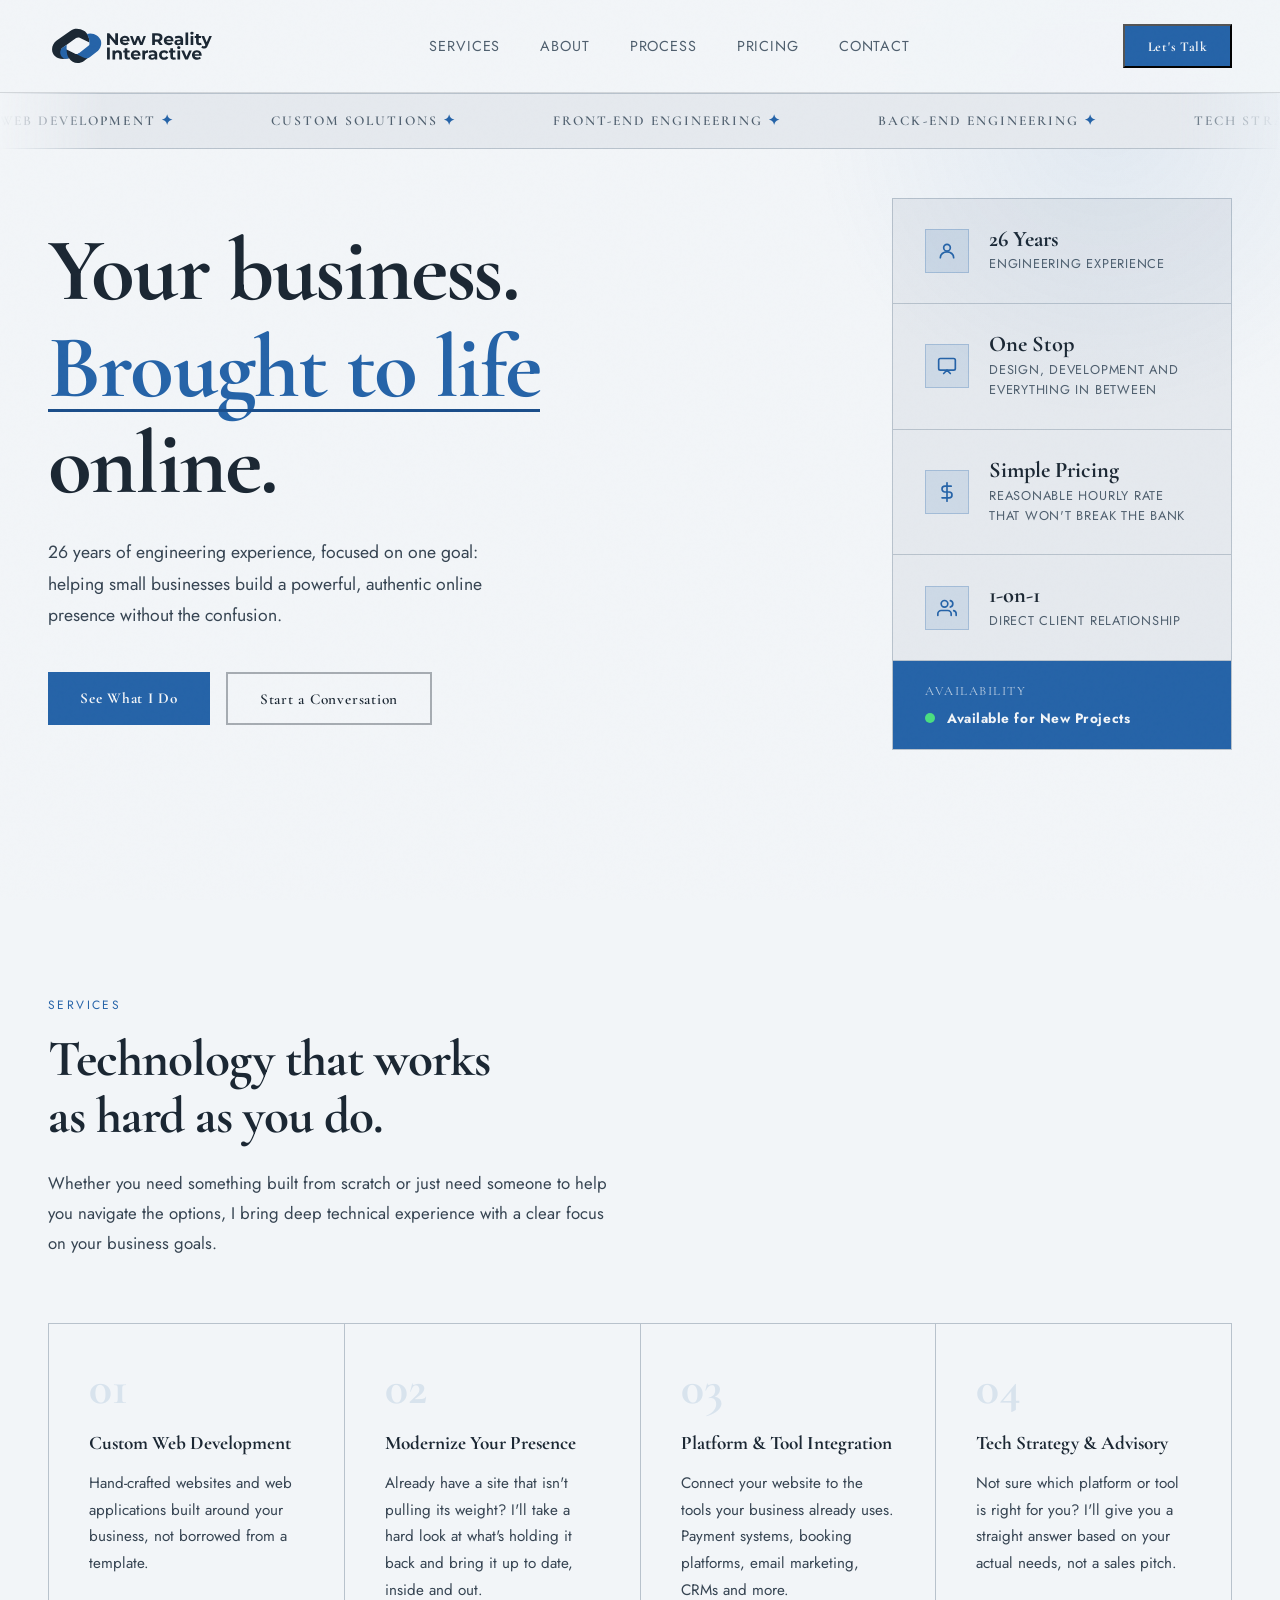
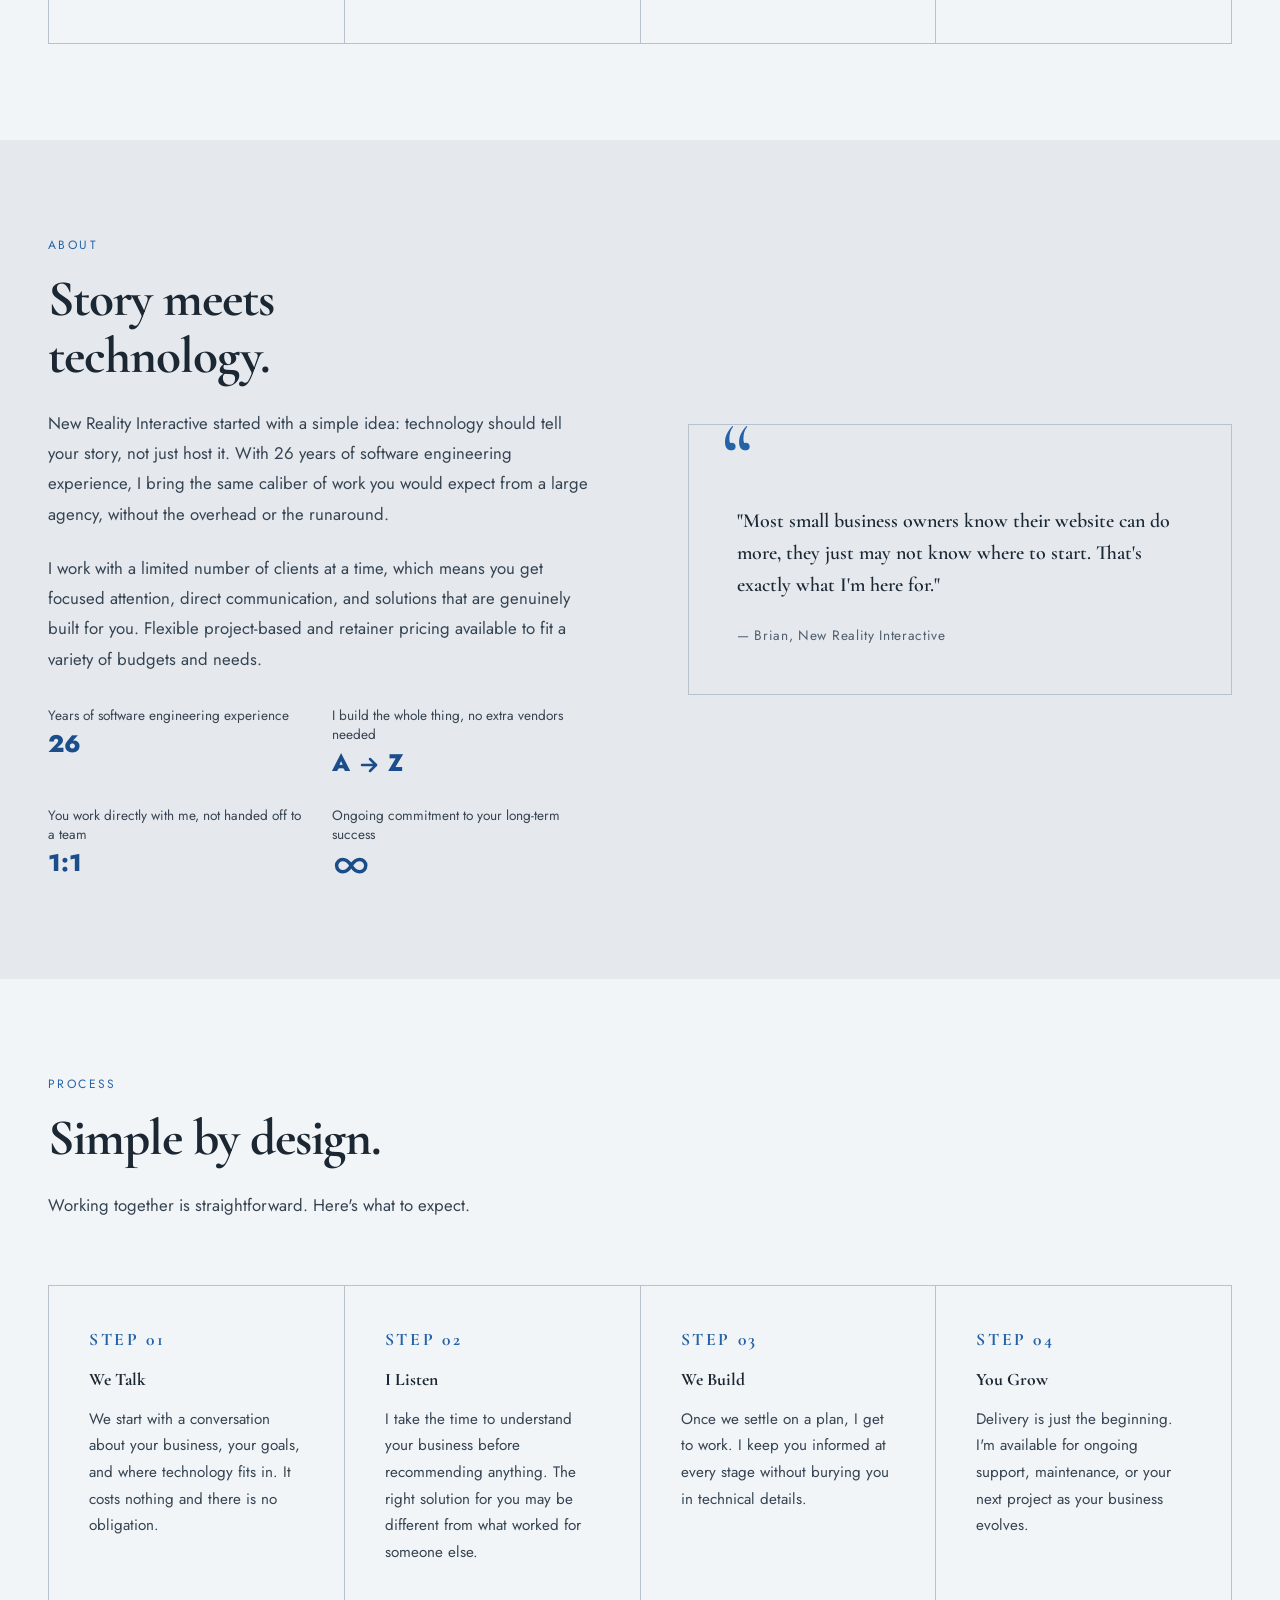
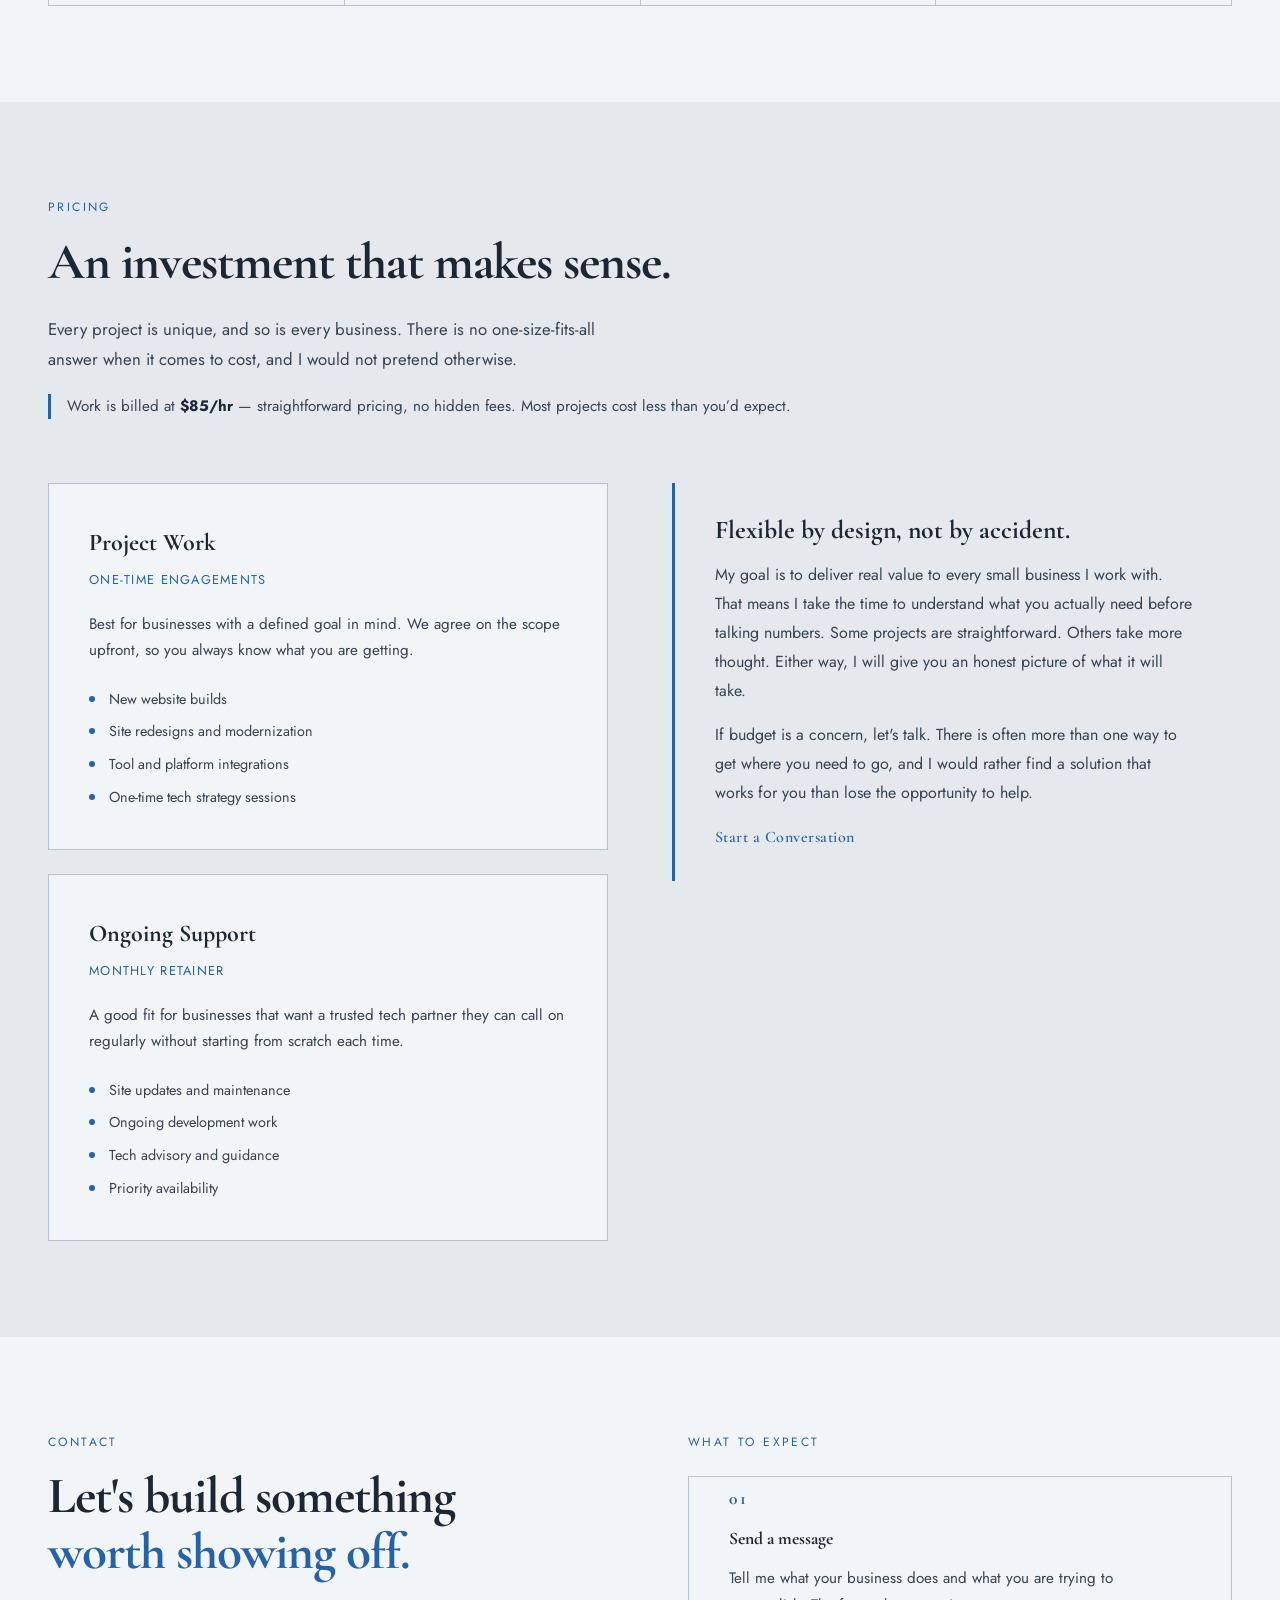
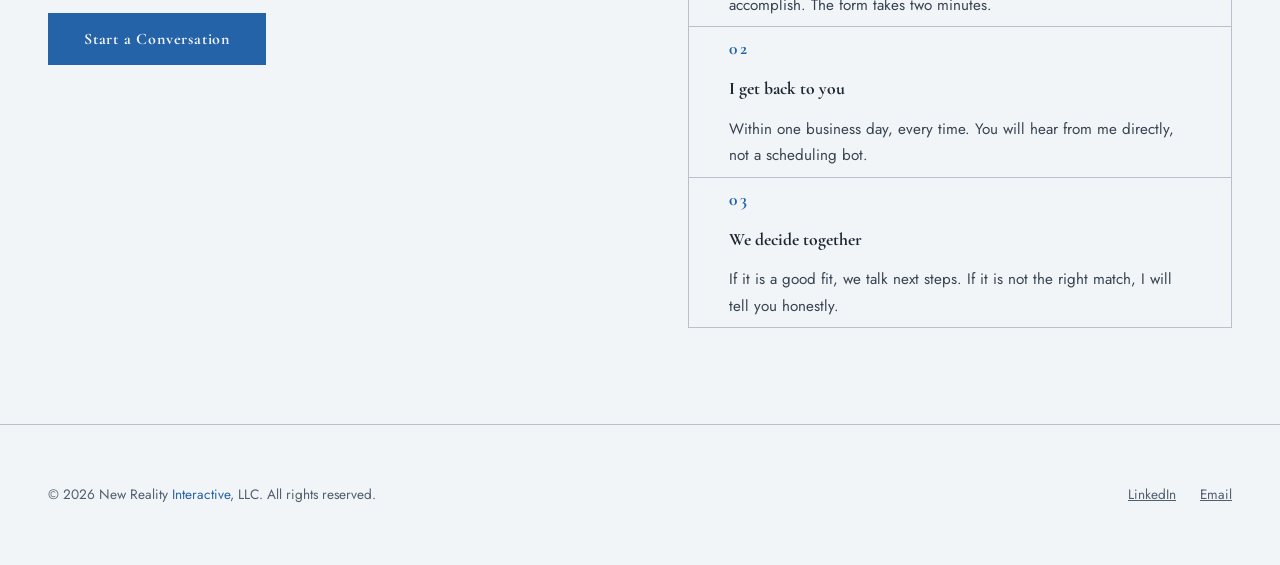
<file: index.html>
<!DOCTYPE html>
<html lang="en">

<head>
   <meta charset="UTF-8" />
   <meta name="viewport" content="width=device-width, initial-scale=1.0" />
   <title>New Reality Interactive — Small Business Web Development & Tech Consulting</title>
   <meta name="description"
      content="New Reality Interactive helps small businesses build and enhance their online presence. 26 years of software engineering experience." />
   <link
      href="https://fonts.googleapis.com/css2?family=Cormorant+Garamond:ital,wght@0,400;0,500;0,600;0,700;1,400;1,600&family=Jost:wght@300;400;500;600;700&display=swap"
      rel="stylesheet" />
   <link rel="icon" href="assets/favicon.svg" type="image/svg+xml" />
   <link rel="apple-touch-icon" href="assets/apple-touch-icon.png" />
   <link rel="stylesheet" href="css/styles.css" />
   <script src="js/main.js" defer></script>
</head>

<body>

   <a href="#main-content" class="skip-link">Skip to main content</a>

   <nav id="main-nav" aria-label="Main navigation">
      <a href="#" class="nav-logo" aria-label="New Reality Interactive — Home"><img src="assets/logo.svg" alt="" width="168" height="44" /></a>
      <ul class="nav-links" role="list">
         <li><a href="#services">Services</a></li>
         <li><a href="#about">About</a></li>
         <li><a href="#process">Process</a></li>
         <li><a href="#pricing">Pricing</a></li>
         <li><a href="#contact">Contact</a></li>
      </ul>
      <button class="nav-hamburger" id="navToggle" aria-label="Open navigation menu" aria-expanded="false"
         aria-controls="mobileNav">
         <span class="nav-hamburger-bar" aria-hidden="true"></span>
         <span class="nav-hamburger-bar" aria-hidden="true"></span>
         <span class="nav-hamburger-bar" aria-hidden="true"></span>
      </button>
      <button class="btn-primary" onclick="openContactModal()">Let's Talk</button>
   </nav>

   <div class="mobile-nav" id="mobileNav" aria-hidden="true" role="navigation" aria-label="Mobile navigation">
      <ul class="mobile-nav-links" role="list">
         <li><a href="#services">Services</a></li>
         <li><a href="#about">About</a></li>
         <li><a href="#process">Process</a></li>
         <li><a href="#pricing">Pricing</a></li>
         <li><a href="#contact">Contact</a></li>
      </ul>
      <button class="btn-primary mobile-nav-cta">Let's Talk</button>
   </div>

   <main id="main-content">

      <div class="marquee-wrap" aria-hidden="true" role="presentation">
         <div class="marquee-track">
            <span class="marquee-item">Web Development <span>&#10022;</span></span>
            <span class="marquee-item">Custom Solutions <span>&#10022;</span></span>
            <span class="marquee-item">Front-End Engineering <span>&#10022;</span></span>
            <span class="marquee-item">Back-End Engineering <span>&#10022;</span></span>
            <span class="marquee-item">Tech Strategy <span>&#10022;</span></span>
            <span class="marquee-item">Small Business Consulting <span>&#10022;</span></span>
            <span class="marquee-item">Platform Integrations <span>&#10022;</span></span>
            <span class="marquee-item">Online Presence <span>&#10022;</span></span>
            <span class="marquee-item">Web Development <span>&#10022;</span></span>
            <span class="marquee-item">Custom Solutions <span>&#10022;</span></span>
            <span class="marquee-item">Front-End Engineering <span>&#10022;</span></span>
            <span class="marquee-item">Back-End Engineering <span>&#10022;</span></span>
            <span class="marquee-item">Tech Strategy <span>&#10022;</span></span>
            <span class="marquee-item">Small Business Consulting <span>&#10022;</span></span>
            <span class="marquee-item">Platform Integrations <span>&#10022;</span></span>
            <span class="marquee-item">Online Presence <span>&#10022;</span></span>
         </div>
      </div>

      <section class="hero" aria-labelledby="hero-heading">
         <div class="hero-left">
            <h1 class="hero-title" id="hero-heading">
               Your business.<br>
               <em>Brought to life</em><br>
               online.
            </h1>
            <p class="hero-sub">26 years of engineering experience, focused on one goal: helping small businesses build
               a powerful, authentic online presence without the confusion.</p>
            <div class="hero-cta">
               <a href="#services" class="btn-primary">See What I Do</a>
               <button class="btn-ghost" onclick="openContactModal()">Start a Conversation</button>
            </div>
         </div>
         <div class="hero-right" aria-hidden="true">
            <div class="cred-panel" role="presentation">

               <div class="cred-card">
                  <div class="cred-icon">
                     <svg viewBox="0 0 24 24" fill="none" stroke="currentColor" stroke-width="2" stroke-linecap="round"
                        stroke-linejoin="round">
                        <circle cx="12" cy="8" r="4" />
                        <path d="M4 20c0-4 3.6-7 8-7s8 3 8 7" />
                     </svg>
                  </div>
                  <div>
                     <div class="cred-value">26 Years</div>
                     <div class="cred-label">Engineering Experience</div>
                  </div>
               </div>

               <div class="cred-card">
                  <div class="cred-icon">
                     <svg viewBox="0 0 24 24" fill="none" stroke="currentColor" stroke-width="2" stroke-linecap="round"
                        stroke-linejoin="round">
                        <rect x="2" y="3" width="20" height="14" rx="2" />
                        <polyline points="8 21 12 17 16 21" />
                     </svg>
                  </div>
                  <div>
                     <div class="cred-value">One Stop</div>
                     <div class="cred-label">Design, development and everything in between</div>
                  </div>
               </div>

               <div class="cred-card">
                  <div class="cred-icon">
                     <svg viewBox="0 0 24 24" fill="none" stroke="currentColor" stroke-width="2" stroke-linecap="round"
                        stroke-linejoin="round">
                        <line x1="12" y1="1" x2="12" y2="23" />
                        <path d="M17 5H9.5a3.5 3.5 0 0 0 0 7h5a3.5 3.5 0 0 1 0 7H6" />
                     </svg>
                  </div>
                  <div>
                     <div class="cred-value">Simple Pricing</div>
                     <div class="cred-label">Reasonable hourly rate that won't break the bank</div>
                  </div>
               </div>

               <div class="cred-card">
                  <div class="cred-icon">
                     <svg viewBox="0 0 24 24" fill="none" stroke="currentColor" stroke-width="2" stroke-linecap="round"
                        stroke-linejoin="round">
                        <path d="M17 21v-2a4 4 0 0 0-4-4H5a4 4 0 0 0-4 4v2" />
                        <circle cx="9" cy="7" r="4" />
                        <path d="M23 21v-2a4 4 0 0 0-3-3.87" />
                        <path d="M16 3.13a4 4 0 0 1 0 7.75" />
                     </svg>
                  </div>
                  <div>
                     <div class="cred-value">1-on-1</div>
                     <div class="cred-label">Direct Client Relationship</div>
                  </div>
               </div>

               <div class="cred-footer">
                  <div class="cred-footer-label">Availability</div>
                  <div class="cred-footer-status">
                     <div class="cred-dot"></div>
                     <div class="cred-footer-text">Available for New Projects</div>
                  </div>
               </div>

            </div>
         </div>
      </section>

      <section id="services" aria-labelledby="services-heading">
         <div class="reveal">
            <p class="section-label" aria-hidden="true">Services</p>
            <h2 class="section-title" id="services-heading">Technology that works <br>as hard as you do.</h2>
            <p class="section-body">Whether you need something built from scratch or just need someone to help you
               navigate the options, I bring deep technical experience with a clear focus on your business goals.</p>
         </div>
         <div class="services-grid reveal">
            <article class="service-card">
               <div class="service-num" aria-hidden="true">01</div>
               <h3 class="service-title">Custom Web Development</h3>
               <p class="service-desc">Hand-crafted websites and web applications built around your business, not
                  borrowed from a template.</p>
            </article>
            <article class="service-card">
               <div class="service-num" aria-hidden="true">02</div>
               <h3 class="service-title">Modernize Your Presence</h3>
               <p class="service-desc">Already have a site that isn't pulling its weight? I'll take a hard look at
                  what's holding it back and bring it up to date, inside and out.</p>
            </article>
            <article class="service-card">
               <div class="service-num" aria-hidden="true">03</div>
               <h3 class="service-title">Platform &amp; Tool Integration</h3>
               <p class="service-desc">Connect your website to the tools your business already uses. Payment systems,
                  booking platforms, email marketing, CRMs and more.</p>
            </article>
            <article class="service-card">
               <div class="service-num" aria-hidden="true">04</div>
               <h3 class="service-title">Tech Strategy &amp; Advisory</h3>
               <p class="service-desc">Not sure which platform or tool is right for you? I'll give you a straight answer
                  based on your actual needs, not a sales pitch.</p>
            </article>
         </div>
      </section>

      <section id="about" aria-labelledby="about-heading">
         <div class="about-inner">
            <div class="reveal">
               <p class="section-label" aria-hidden="true">About</p>
               <h2 class="section-title" id="about-heading">Story meets <br>technology.</h2>
               <p class="section-body about-body-intro">New Reality Interactive started with a simple
                  idea: technology should tell your story, not just host it. With 26 years of software engineering
                  experience, I bring the same caliber of work you would expect from a large agency, without the
                  overhead or the runaround.</p>
               <p class="section-body">I work with a limited number of clients at a time, which means you get focused
                  attention, direct communication, and solutions that are genuinely built for you. Flexible
                  project-based and retainer pricing available to fit a variety of budgets and needs.</p>
               <dl class="about-stats">
                  <div class="about-stat-block">
                     <dt class="about-stat-label">Years of software engineering experience</dt>
                     <dd class="about-stat-num">26</dd>
                  </div>
                  <div class="about-stat-block">
                     <dt class="about-stat-label">I build the whole thing, no extra vendors needed</dt>
                     <dd class="about-stat-num">A <svg xmlns="http://www.w3.org/2000/svg" viewBox="0 0 24 24"
                           fill="none" stroke="var(--accent-dark)" stroke-width="2.5" stroke-linecap="round"
                           stroke-linejoin="round" aria-hidden="true" class="stat-icon-arrow">
                           <line x1="5" y1="12" x2="19" y2="12" />
                           <polyline points="13 6 19 12 13 18" />
                        </svg> Z</dd>
                  </div>
                  <div class="about-stat-block">
                     <dt class="about-stat-label">You work directly with me, not handed off to a team</dt>
                     <dd class="about-stat-num">1:1</dd>
                  </div>
                  <div class="about-stat-block">
                     <dt class="about-stat-label">Ongoing commitment to your long-term success</dt>
                     <dd class="about-stat-num" aria-label="Ongoing"><svg xmlns="http://www.w3.org/2000/svg"
                           viewBox="0 0 50 24" fill="none" stroke="currentColor" stroke-width="4.5"
                           stroke-linecap="round" stroke-linejoin="round" aria-hidden="true" class="stat-icon-infinity">
                           <path d="M25 12c-3-5-7-8-11-8a8 8 0 0 0 0 16c4 0 8-3 11-8z" />
                           <path d="M25 12c3 5 7 8 11 8a8 8 0 0 0 0-16c-4 0-8 3-11 8z" />
                        </svg></dd>
                  </div>
               </dl>
            </div>
            <blockquote class="about-accent-block reveal">
               <p class="about-quote">
                  "Most small business owners know their website can do more, they just may not know where to
                  start. That's exactly what I'm here for."
                  </p>
                  <footer class="about-attribution">&#8212; Brian, New Reality Interactive</footer>
            </blockquote>
         </div>
      </section>

      <section id="process" aria-labelledby="process-heading">
         <div class="reveal">
            <p class="section-label" aria-hidden="true">Process</p>
            <h2 class="section-title" id="process-heading">Simple by design.</h2>
            <p class="section-body">Working together is straightforward. Here's what to expect.</p>
         </div>
         <ol class="how-grid reveal" aria-label="Process steps">
            <li class="how-step">
               <div class="step-num" aria-hidden="true">STEP 01</div>
               <h3 class="step-title">We Talk</h3>
               <p class="step-desc">We start with a conversation about your business, your goals, and where technology
                  fits in. It costs nothing and there is no obligation.</p>
            </li>
            <li class="how-step">
               <div class="step-num" aria-hidden="true">STEP 02</div>
               <h3 class="step-title">I Listen</h3>
               <p class="step-desc">I take the time to understand your business before recommending anything. The right
                  solution for you may be different from what worked for someone else.</p>
            </li>
            <li class="how-step">
               <div class="step-num" aria-hidden="true">STEP 03</div>
               <h3 class="step-title">We Build</h3>
               <p class="step-desc">Once we settle on a plan, I get to work. I keep you informed at every stage without
                  burying you in technical details.</p>
            </li>
            <li class="how-step">
               <div class="step-num" aria-hidden="true">STEP 04</div>
               <h3 class="step-title">You Grow</h3>
               <p class="step-desc">Delivery is just the beginning. I'm available for ongoing support, maintenance, or
                  your next project as your business evolves.</p>
            </li>
         </ol>
      </section>

      <section id="pricing" class="pricing-section" aria-labelledby="pricing-heading">
         <div class="reveal">
            <p class="section-label" aria-hidden="true">Pricing</p>
            <h2 class="section-title" id="pricing-heading">An investment that makes sense.</h2>
            <p class="section-body">Every project is unique, and so is every business. There is no one-size-fits-all
               answer when it comes to cost, and I would not pretend otherwise.</p>
            <p class="pricing-starting-from">Work is billed at <strong>$85/hr</strong> &#8212; straightforward pricing,
               no hidden fees. Most projects cost less than you&#8217;d expect.</p>
         </div>
         <div class="pricing-inner reveal">
            <div class="pricing-cards-stack">
               <div class="pricing-card">
                  <div class="pricing-card-title">Project Work</div>
                  <div class="pricing-card-sub">One-time engagements</div>
                  <p class="pricing-card-desc">Best for businesses with a defined goal in mind. We agree on the scope
                     upfront, so you always know what you are getting.</p>
                  <ul class="pricing-card-items">
                     <li>New website builds</li>
                     <li>Site redesigns and modernization</li>
                     <li>Tool and platform integrations</li>
                     <li>One-time tech strategy sessions</li>
                  </ul>
               </div>
               <div class="pricing-card">
                  <div class="pricing-card-title">Ongoing Support</div>
                  <div class="pricing-card-sub">Monthly retainer</div>
                  <p class="pricing-card-desc">A good fit for businesses that want a trusted tech partner they can call
                     on regularly without starting from scratch each time.</p>
                  <ul class="pricing-card-items">
                     <li>Site updates and maintenance</li>
                     <li>Ongoing development work</li>
                     <li>Tech advisory and guidance</li>
                     <li>Priority availability</li>
                  </ul>
               </div>
            </div>
            <div class="pricing-message">
               <div class="pricing-message-title">Flexible by design, not by accident.</div>
               <p class="pricing-message-body">My goal is to deliver real value to every small business I work with.
                  That means I take the time to understand what you actually need before talking numbers. Some projects
                  are straightforward. Others take more thought. Either way, I will give you an honest picture of what
                  it will take.</p>
               <p class="pricing-message-body">If budget is a concern, let's talk. There is often more than one way to
                  get where you need to go, and I would rather find a solution that works for you than lose the
                  opportunity to help.</p>
               <button class="pricing-message-cta" onclick="openContactModal()">Start a Conversation</button>
            </div>
         </div>
      </section>

      <section class="contact-section" id="contact" aria-labelledby="contact-heading">
         <div class="contact-inner">

            <div class="contact-left reveal">
               <p class="contact-label" aria-hidden="true">Contact</p>
               <h2 class="contact-title" id="contact-heading">Let's build something <br><em>worth showing off.</em></h2>
               <button class="btn-contact" id="openModal" aria-haspopup="dialog">Start a Conversation</button>
            </div>

            <div class="contact-right reveal">
               <p class="contact-steps-heading" aria-hidden="true">What to expect</p>
               <ol class="contact-steps" aria-label="What happens after you reach out">
                  <li class="contact-step">
                     <div class="contact-step-num" aria-hidden="true">01</div>
                     <strong class="contact-step-title">Send a message</strong>
                     <p class="contact-step-desc">Tell me what your business does and what you are trying to accomplish.
                        The form takes two minutes.</p>
                  </li>
                  <li class="contact-step">
                     <div class="contact-step-num" aria-hidden="true">02</div>
                     <strong class="contact-step-title">I get back to you</strong>
                     <p class="contact-step-desc">Within one business day, every time. You will hear from me directly,
                        not a scheduling bot.</p>
                  </li>
                  <li class="contact-step">
                     <div class="contact-step-num" aria-hidden="true">03</div>
                     <strong class="contact-step-title">We decide together</strong>
                     <p class="contact-step-desc">If it is a good fit, we talk next steps. If it is not the right match,
                        I will tell you honestly.</p>
                  </li>
               </ol>
            </div>

         </div>
      </section>


      <!-- CONTACT MODAL -->
      <div class="modal-overlay" id="contactModal" role="dialog" aria-modal="true" aria-labelledby="modal-title">
         <div class="modal">
            <button class="modal-close" id="modalClose" aria-label="Close contact form">&#x2715;</button>
            <div id="formContent">
               <div class="modal-title" id="modal-title">Let's talk.</div>
               <div class="modal-sub">Tell me a bit about your business and what you need. I'll get back to you within
                  one business day.</div>
               <form action="https://formspree.io/f/mzdaljja" method="POST" id="contactForm" novalidate>
                  <div class="form-group">
                     <label for="name">Your name</label>
                     <input type="text" id="name" name="name" placeholder="Jane Smith" />
                     <span class="form-warning" id="warn-name">&#9888; Please enter your name.</span>
                  </div>
                  <div class="form-group">
                     <label for="email">Your email</label>
                     <input type="email" id="email" name="email" placeholder="jane@yourbusiness.com" />
                     <span class="form-warning" id="warn-email">&#9888; Please enter a valid email address.</span>
                  </div>
                  <div class="form-group">
                     <label for="business">Your business</label>
                     <input type="text" id="business" name="business" placeholder="What does your business do?" />
                     <span class="form-warning" id="warn-business">&#9888; Please tell me about your business.</span>
                  </div>
                  <div class="form-group">
                     <label for="interest">What are you looking for?</label>
                     <select id="interest" name="interest">
                        <option value="" disabled selected>Select an option</option>
                        <option value="new-website">A new website</option>
                        <option value="modernize">Modernize my existing site</option>
                        <option value="integrations">Tool or platform integrations</option>
                        <option value="advisory">Tech advice and guidance</option>
                        <option value="not-sure">Not sure yet</option>
                        <option value="explain-below">I'll explain below</option>
                     </select>
                     <span class="form-warning" id="warn-interest">&#9888; Please select what you are looking
                        for.</span>
                  </div>
                  <div class="form-group">
                     <label for="message">Anything else you'd like me to know</label>
                     <textarea id="message" name="message" placeholder="Budget, timeline, questions..."></textarea>
                     <span class="form-warning" id="warn-message">&#9888; Please provide some details about what you
                        need.</span>
                  </div>
                  <button type="submit" class="form-submit" id="formSubmit">Send Message</button>
               </form>
            </div>
            <div class="form-success" id="formSuccess">
               <div class="form-success-icon">&#10003;</div>
               <div class="form-success-title">Message sent.</div>
               <div class="form-success-msg">Thanks for reaching out. I'll be in touch within one business day.</div>
            </div>
         </div>
      </div>

   </main>

   <footer class="site-footer" role="contentinfo">
      <p class="footer-copy">&#169; 2026 New Reality <span class="brand-accent">Interactive</span>, LLC. All rights
         reserved.</p>
      <nav aria-label="Footer links" class="footer-links">
         <a href="https://www.linkedin.com/company/new-reality-interactive" target="_blank" rel="noopener noreferrer"
            aria-label="Visit New Reality Interactive on LinkedIn (opens in new tab)">LinkedIn</a>
         <a href="/cdn-cgi/l/email-protection#60030f0e14010314200e05171205010c091419090e1405120103140916054e030f0d"
            aria-label="Send an email to New Reality Interactive">Email</a>
      </nav>
   </footer>

</body>

</html>
</file>
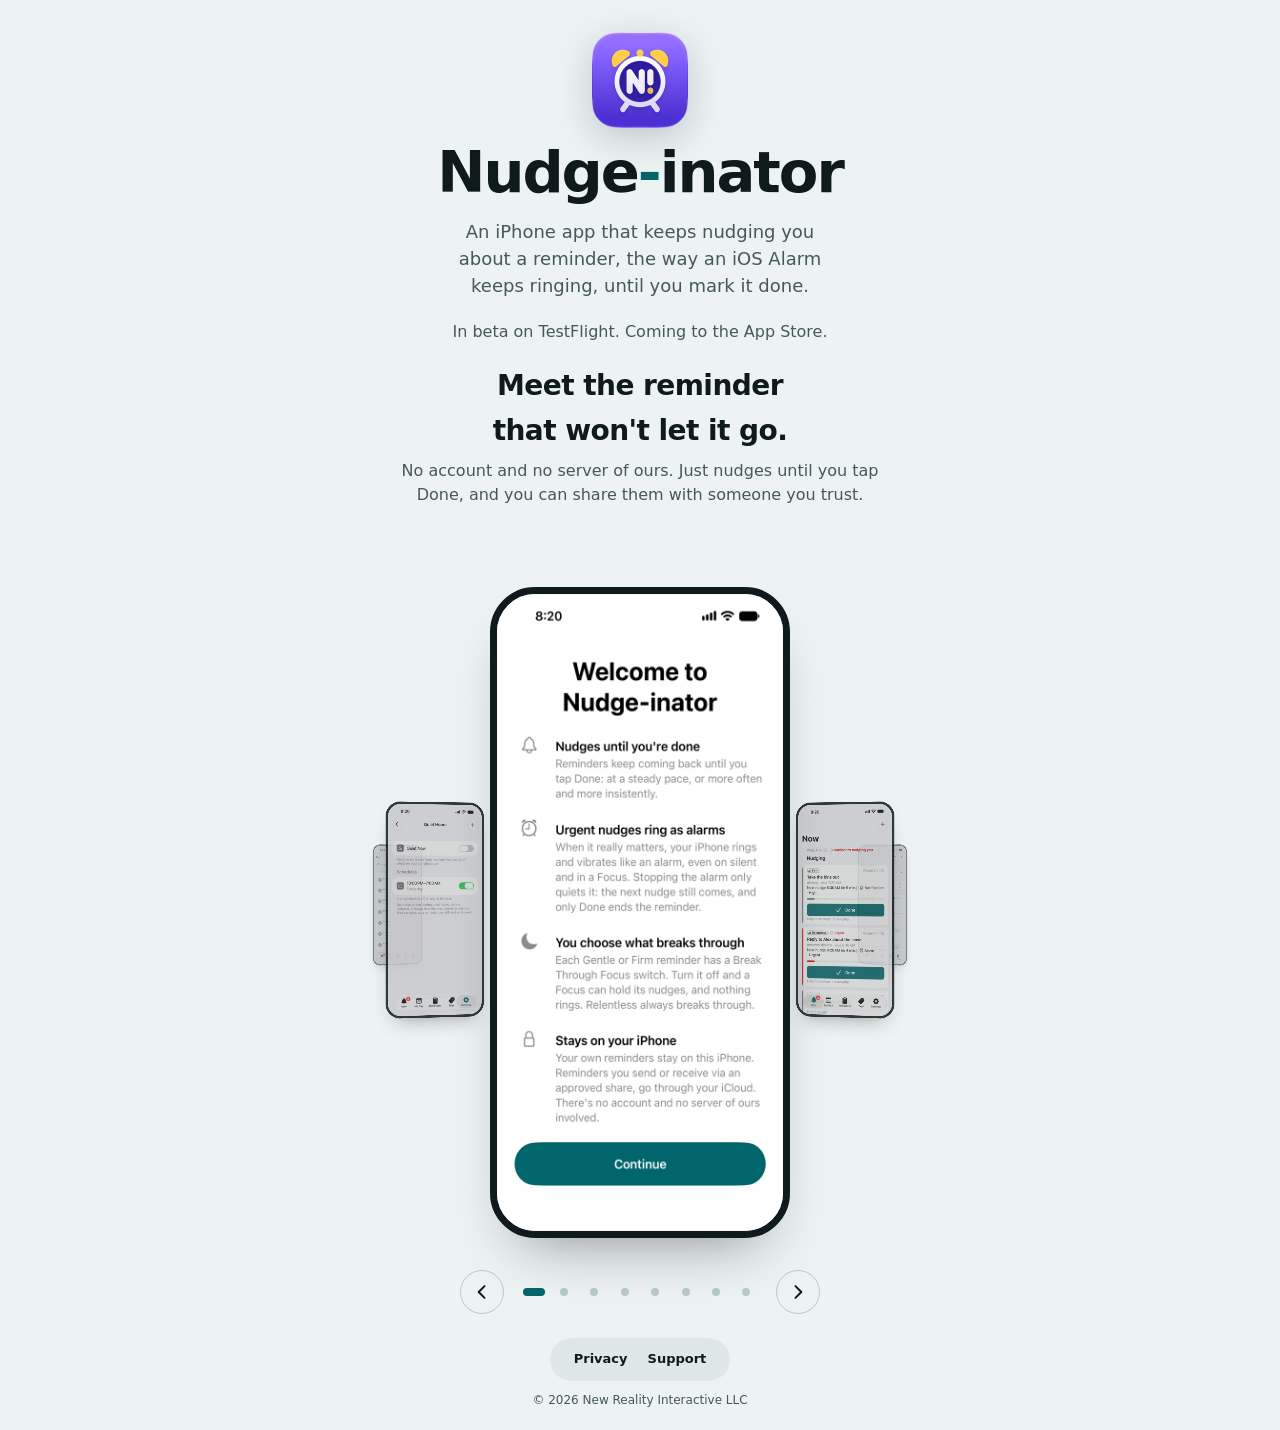
<file: nudge-inator/index.html>
<!doctype html>
<html lang="en">
<head>
<meta charset="utf-8">
<meta name="viewport" content="width=device-width, initial-scale=1, viewport-fit=cover">
<title>Nudge-inator</title>
<meta name="description" content="An iPhone app that keeps nudging you about a reminder, the way an iOS Alarm keeps ringing, until you mark it done.">
<script>document.documentElement.classList.add("js");</script>
<link rel="icon" type="image/png" href="assets/app-icon-64.png">
<link rel="stylesheet" href="shared.css">
<link rel="stylesheet" href="app.css">
</head>
<body>

<main>
  <img class="app-icon" src="assets/app-icon-192.png" width="96" height="96" alt="">
  <h1>Nudge<span>-</span>inator</h1>
  <p class="tagline">An iPhone app that keeps nudging you about a reminder, the way an iOS Alarm keeps ringing, until you mark it done.</p>
  <p class="soon">In beta on TestFlight. Coming to the App Store.</p>

  <div class="captions" id="captions" aria-live="polite">
    <div class="caption" aria-hidden="false"><h2>Meet the reminder that won't let it go.</h2><p>No account and no server of ours. Just nudges until you tap Done, and you can share them with someone you trust.</p></div>
    <div class="caption" aria-hidden="true"><h2>Stop wondering what you forgot.</h2><p>Whatever's due sits at the top and keeps nudging until you tap Done. Reminders someone sends you nudge the same way.</p></div>
    <div class="caption" aria-hidden="true"><h2>Know how your day is going, at a glance.</h2><p>Done, nudging, missed and left, counted at the top, then every reminder in time order. Step back through past days or ahead up to a week, and filter by tag to see just home, or just work.</p></div>
    <div class="caption" aria-hidden="true"><h2>See how what you sent is going.</h2><p>Send a reminder to someone you trust, and the Sent view shows each one, grouped by person, with whether it was delivered, done, paused or missed, when they choose to share it.</p></div>
    <div class="caption" aria-hidden="true"><h2>Set it up once. It keeps nudging.</h2><p>A title, a time, how often it repeats. Then choose how hard it pushes. Relentless rings as an alarm, even in silent mode and Focus.</p></div>
    <div class="caption" aria-hidden="true"><h2>Send a reminder to someone you trust.</h2><p>Invite a person through iCloud, then pick who gets a reminder. Each gets their own copy, at the strength you chose, and it won't nudge you.</p></div>
    <div class="caption" aria-hidden="true"><h2>Keep your reminders in order.</h2><p>Tags are one-word labels for filtering. See how many reminders each holds, search them, and tap one to see its reminders, rename it or delete it.</p></div>
    <div class="caption" aria-hidden="true"><h2>Even Relentless takes the night off.</h2><p>Set quiet hours, such as 10:00 PM to 7:00 AM every day, or turn on Quiet Now, and no nudge arrives, alarms included. Held nudges aren't sent later. They count as ones you didn't answer.</p></div>
  </div>

  <div class="stage" id="stage" tabindex="0" role="region" aria-roledescription="carousel" aria-label="Nudge-inator screens. Use the left and right arrow keys, or swipe.">
    <div class="slide" aria-roledescription="slide" aria-label="1 of 8"><img src="shots/carousel-1-welcome.png" alt="Welcome screen: Nudges until you're done, Urgent nudges ring as alarms, You choose what breaks through, Stays on your iPhone (your own reminders stay on it; reminders you send or receive go through your iCloud)." draggable="false"></div>
    <div class="slide" aria-roledescription="slide" aria-label="2 of 8"><img src="shots/carousel-2-now.png" alt="The Now tab: three reminders nudging, each with its strength, nudge count, next nudge and a Done button. The third was sent by Riley Park." draggable="false"></div>
    <div class="slide" aria-roledescription="slide" aria-label="3 of 8"><img src="shots/carousel-3-my-day.png" alt="My Day: today's date between Previous Day and Next Day arrows, counts of Done, Nudging, Missed and Left, then each reminder with its time and what happened." draggable="false"></div>
    <div class="slide" aria-roledescription="slide" aria-label="4 of 8"><img src="shots/carousel-4-sent.png" alt="The Reminders tab's Sent view: search, filter and sort above two reminders sent to Riley Park, each with its time, title and a Delivered status." draggable="false"></div>
    <div class="slide" aria-roledescription="slide" aria-label="5 of 8"><img src="shots/carousel-5-new-reminder.png" alt="The New Reminder form: Pick up the kids from practice, with Tags and Send To rows, starting today at 8:00 AM and Relentless chosen." draggable="false"></div>
    <div class="slide" aria-roledescription="slide" aria-label="6 of 8"><img src="shots/carousel-6-send-to.png" alt="The Send To page: Riley Park checked, and an Invite Someone New row below, with a note that each person gets their own copy at this strength." draggable="false"></div>
    <div class="slide" aria-roledescription="slide" aria-label="7 of 8"><img src="shots/carousel-7-tags.png" alt="The Tags tab: search, filter and sort above a list of tags, each with how many reminders it holds and how many are due today." draggable="false"></div>
    <div class="slide" aria-roledescription="slide" aria-label="8 of 8"><img src="shots/carousel-8-quiet-hours.png" alt="The Quiet Hours page: a Quiet Now switch, off, that holds every nudge until you turn it off, and a schedule from 10:00 PM to 7:00 AM every day, turned on." draggable="false"></div>
  </div>

  <div class="controls">
    <button class="arrow" id="prev" type="button" aria-label="Previous screen">
      <svg width="20" height="20" viewBox="0 0 24 24" fill="none" stroke="currentColor" stroke-width="2.4" stroke-linecap="round" stroke-linejoin="round" aria-hidden="true"><path d="M15 5l-7 7 7 7"/></svg>
    </button>
    <div class="dots" id="dots"></div>
    <button class="arrow" id="next" type="button" aria-label="Next screen">
      <svg width="20" height="20" viewBox="0 0 24 24" fill="none" stroke="currentColor" stroke-width="2.4" stroke-linecap="round" stroke-linejoin="round" aria-hidden="true"><path d="M9 5l7 7-7 7"/></svg>
    </button>
  </div>
</main>

<footer class="site-footer">
  <nav aria-label="Nudge-inator">
    <a href="privacy/index.html">Privacy</a>
    <a href="support/index.html">Support</a>
  </nav>
  <p>© 2026 <a href="../index.html">New Reality Interactive LLC</a></p>
</footer>

<script src="app.js"></script>
</body>
</html>
</file>
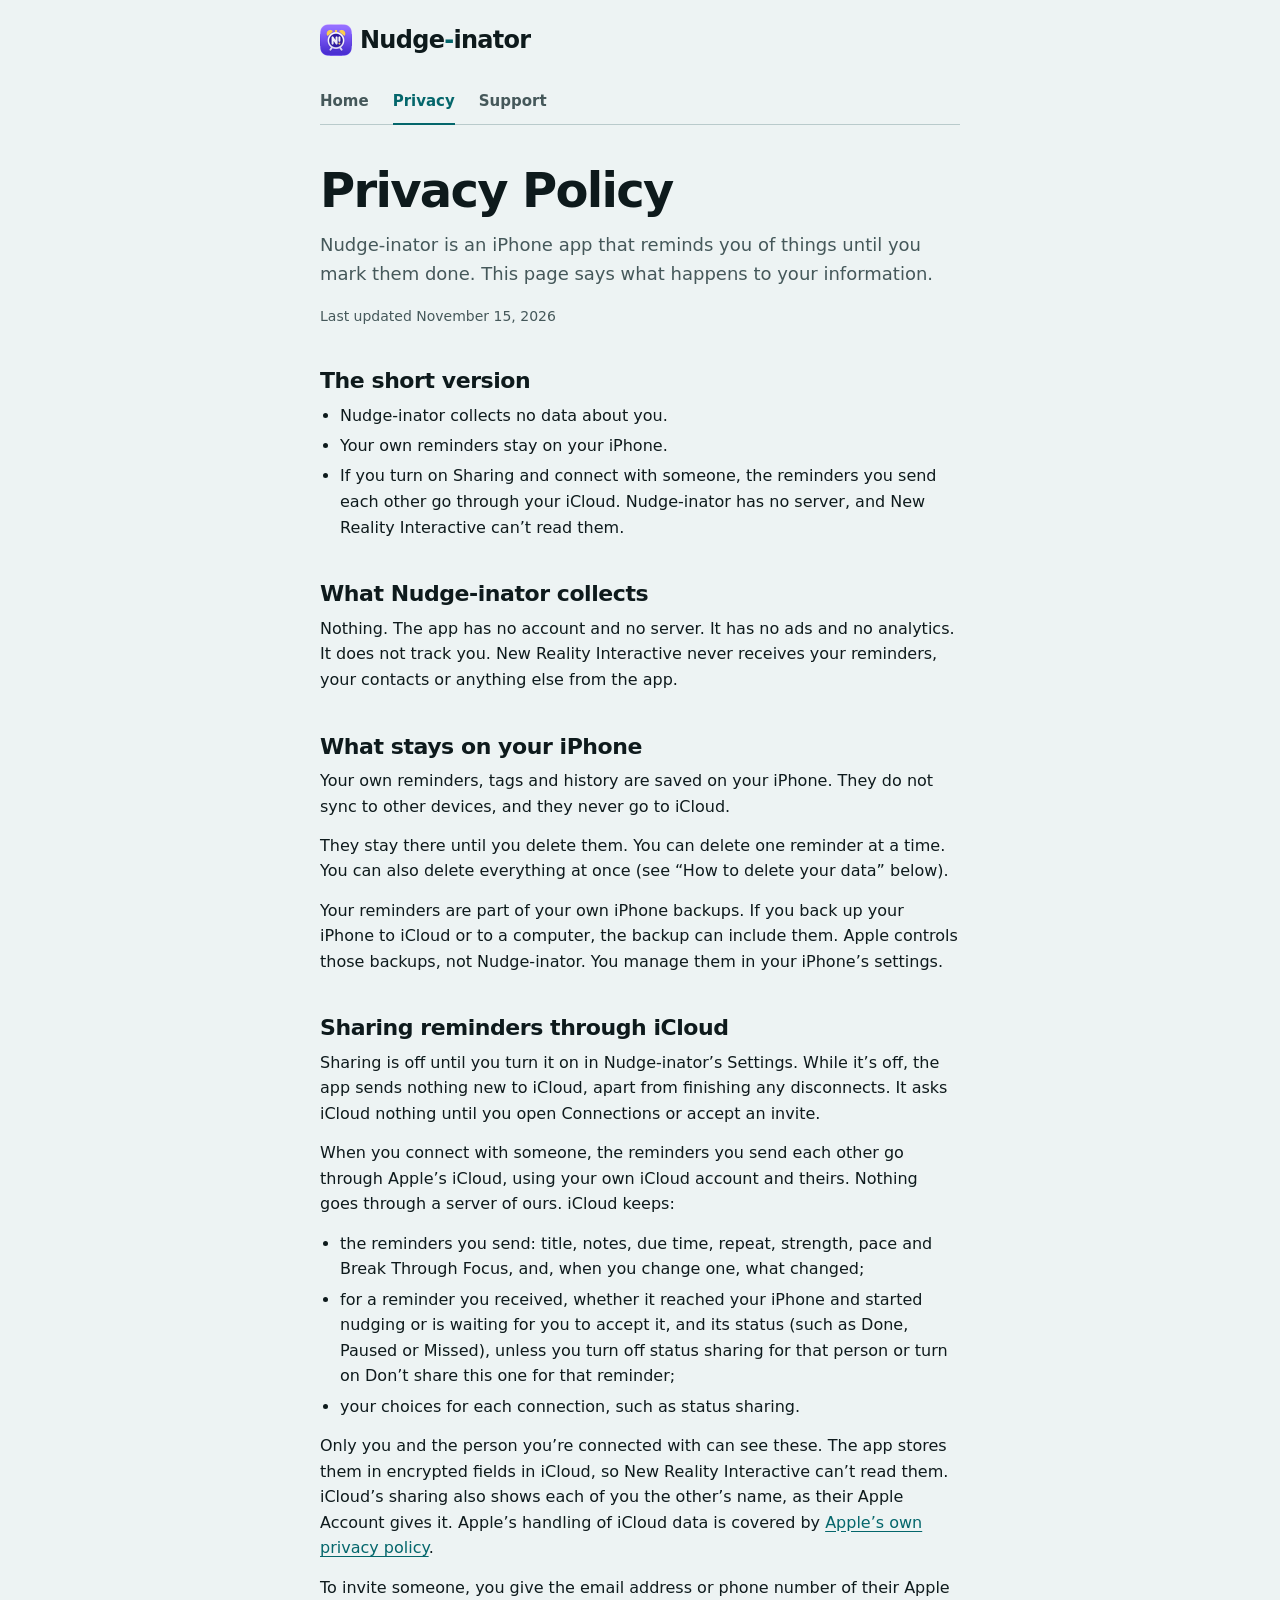
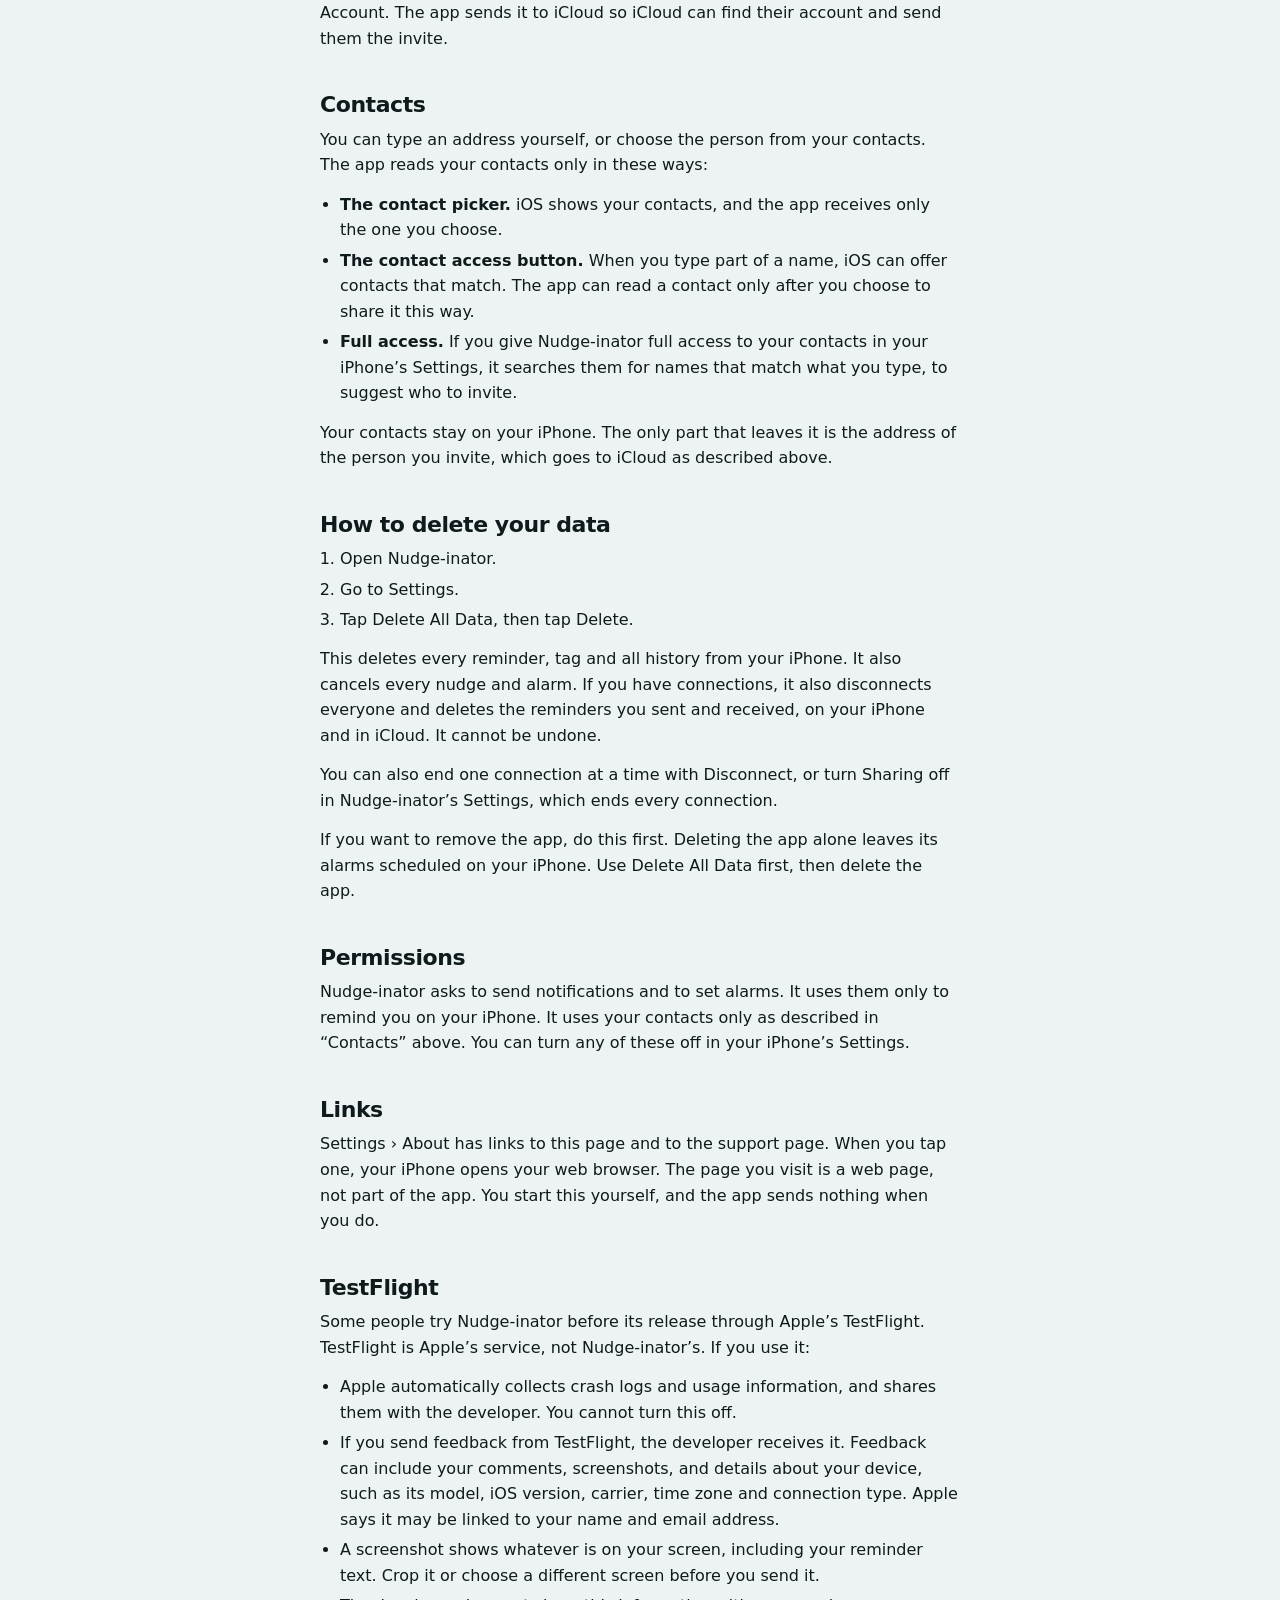
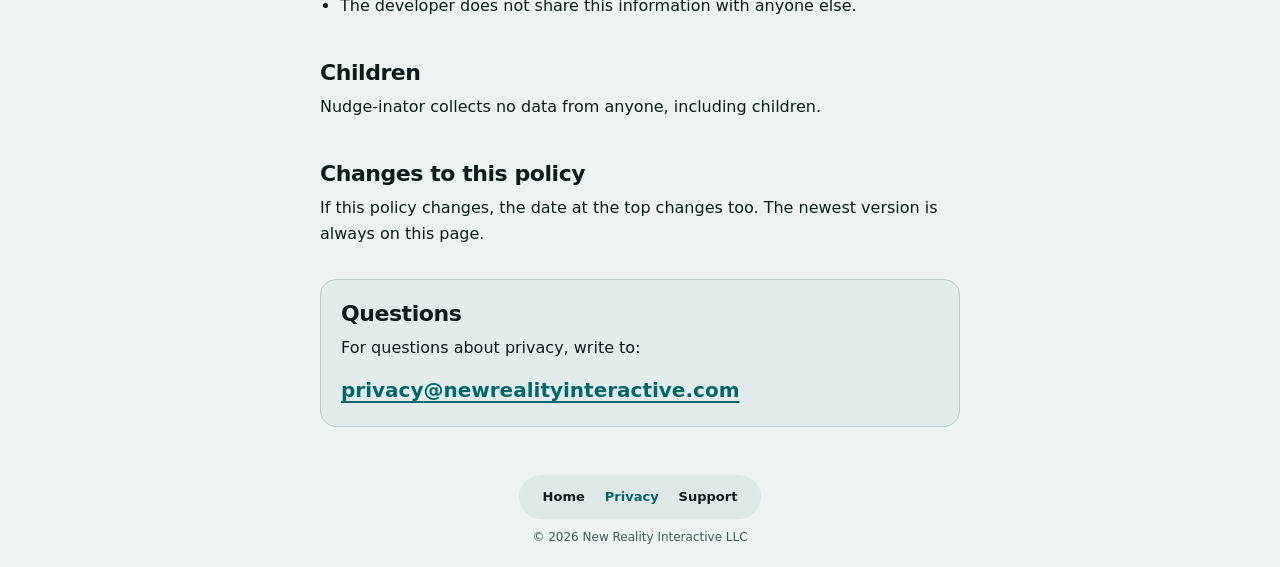
<file: nudge-inator/privacy/index.html>
<!doctype html>
<html lang="en">
<head>
<meta charset="utf-8">
<meta name="viewport" content="width=device-width, initial-scale=1, viewport-fit=cover">
<title>Nudge-inator Privacy Policy</title>
<meta name="description" content="How Nudge-inator handles your information: it collects no data, has no server, and keeps your own reminders on your iPhone. Shared reminders go through your iCloud.">
<link rel="icon" type="image/png" href="../assets/app-icon-64.png">
<link rel="stylesheet" href="../shared.css">
<link rel="stylesheet" href="../text-page.css">
</head>
<body>

<header class="masthead">
  <a class="wordmark" href="../index.html"><img src="../assets/app-icon-64.png" width="32" height="32" alt="">Nudge<span>-</span>inator</a>
  <nav class="site-nav" aria-label="Main">
    <a href="../index.html">Home</a>
    <a href="index.html" aria-current="page">Privacy</a>
    <a href="../support/index.html">Support</a>
  </nav>
</header>

<main>
  <h1>Privacy Policy</h1>
  <p class="lede">Nudge-inator is an iPhone app that reminds you of things until you mark them done. This page says what happens to your information.</p>
  <p class="updated">Last updated November 15, 2026</p>

  <h2>The short version</h2>
  <ul>
    <li>Nudge-inator collects no data about you.</li>
    <li>Your own reminders stay on your iPhone.</li>
    <li>If you turn on Sharing and connect with someone, the reminders you send each other go through your iCloud. Nudge-inator has no server, and New Reality Interactive can’t read them.</li>
  </ul>

  <h2>What Nudge-inator collects</h2>
  <p>Nothing. The app has no account and no server. It has no ads and no analytics. It does not track you. New Reality Interactive never receives your reminders, your contacts or anything else from the app.</p>

  <h2>What stays on your iPhone</h2>
  <p>Your own reminders, tags and history are saved on your iPhone. They do not sync to other devices, and they never go to iCloud.</p>
  <p>They stay there until you delete them. You can delete one reminder at a time. You can also delete everything at once (see “How to delete your data” below).</p>
  <p>Your reminders are part of your own iPhone backups. If you back up your iPhone to iCloud or to a computer, the backup can include them. Apple controls those backups, not Nudge-inator. You manage them in your iPhone’s settings.</p>

  <h2>Sharing reminders through iCloud</h2>
  <p>Sharing is off until you turn it on in Nudge-inator’s Settings. While it’s off, the app sends nothing new to iCloud, apart from finishing any disconnects. It asks iCloud nothing until you open Connections or accept an invite.</p>
  <p>When you connect with someone, the reminders you send each other go through Apple’s iCloud, using your own iCloud account and theirs. Nothing goes through a server of ours. iCloud keeps:</p>
  <ul>
    <li>the reminders you send: title, notes, due time, repeat, strength, pace and Break Through Focus, and, when you change one, what changed;</li>
    <li>for a reminder you received, whether it reached your iPhone and started nudging or is waiting for you to accept it, and its status (such as Done, Paused or Missed), unless you turn off status sharing for that person or turn on Don’t share this one for that reminder;</li>
    <li>your choices for each connection, such as status sharing.</li>
  </ul>
  <p>Only you and the person you’re connected with can see these. The app stores them in encrypted fields in iCloud, so New Reality Interactive can’t read them. iCloud’s sharing also shows each of you the other’s name, as their Apple Account gives it. Apple’s handling of iCloud data is covered by <a href="https://www.apple.com/legal/privacy/">Apple’s own privacy policy</a>.</p>
  <p>To invite someone, you give the email address or phone number of their Apple Account. The app sends it to iCloud so iCloud can find their account and send them the invite.</p>

  <h2>Contacts</h2>
  <p>You can type an address yourself, or choose the person from your contacts. The app reads your contacts only in these ways:</p>
  <ul>
    <li><strong>The contact picker.</strong> iOS shows your contacts, and the app receives only the one you choose.</li>
    <li><strong>The contact access button.</strong> When you type part of a name, iOS can offer contacts that match. The app can read a contact only after you choose to share it this way.</li>
    <li><strong>Full access.</strong> If you give Nudge-inator full access to your contacts in your iPhone’s Settings, it searches them for names that match what you type, to suggest who to invite.</li>
  </ul>
  <p>Your contacts stay on your iPhone. The only part that leaves it is the address of the person you invite, which goes to iCloud as described above.</p>

  <h2>How to delete your data</h2>
  <ol>
    <li>Open Nudge-inator.</li>
    <li>Go to Settings.</li>
    <li>Tap Delete All Data, then tap Delete.</li>
  </ol>
  <p>This deletes every reminder, tag and all history from your iPhone. It also cancels every nudge and alarm. If you have connections, it also disconnects everyone and deletes the reminders you sent and received, on your iPhone and in iCloud. It cannot be undone.</p>
  <p>You can also end one connection at a time with Disconnect, or turn Sharing off in Nudge-inator’s Settings, which ends every connection.</p>
  <p>If you want to remove the app, do this first. Deleting the app alone leaves its alarms scheduled on your iPhone. Use Delete All Data first, then delete the app.</p>

  <h2>Permissions</h2>
  <p>Nudge-inator asks to send notifications and to set alarms. It uses them only to remind you on your iPhone. It uses your contacts only as described in “Contacts” above. You can turn any of these off in your iPhone’s Settings.</p>

  <h2>Links</h2>
  <p>Settings › About has links to this page and to the support page. When you tap one, your iPhone opens your web browser. The page you visit is a web page, not part of the app. You start this yourself, and the app sends nothing when you do.</p>

  <h2>TestFlight</h2>
  <p>Some people try Nudge-inator before its release through Apple’s TestFlight. TestFlight is Apple’s service, not Nudge-inator’s. If you use it:</p>
  <ul>
    <li>Apple automatically collects crash logs and usage information, and shares them with the developer. You cannot turn this off.</li>
    <li>If you send feedback from TestFlight, the developer receives it. Feedback can include your comments, screenshots, and details about your device, such as its model, iOS version, carrier, time zone and connection type. Apple says it may be linked to your name and email address.</li>
    <li>A screenshot shows whatever is on your screen, including your reminder text. Crop it or choose a different screen before you send it.</li>
    <li>The developer does not share this information with anyone else.</li>
  </ul>

  <h2>Children</h2>
  <p>Nudge-inator collects no data from anyone, including children.</p>

  <h2>Changes to this policy</h2>
  <p>If this policy changes, the date at the top changes too. The newest version is always on this page.</p>

  <section class="contact" aria-labelledby="contact-heading">
    <h2 id="contact-heading">Questions</h2>
    <p>For questions about privacy, write to:</p>
    <p><a class="email" href="mailto:privacy@newrealityinteractive.com">privacy<wbr>@newrealityinteractive.com</a></p>
  </section>
</main>

<footer class="site-footer">
  <nav aria-label="Footer">
    <a href="../index.html">Home</a>
    <a href="index.html" aria-current="page">Privacy</a>
    <a href="../support/index.html">Support</a>
  </nav>
  <p>© 2026 <a href="../../index.html">New Reality Interactive LLC</a></p>
</footer>

</body>
</html>
</file>
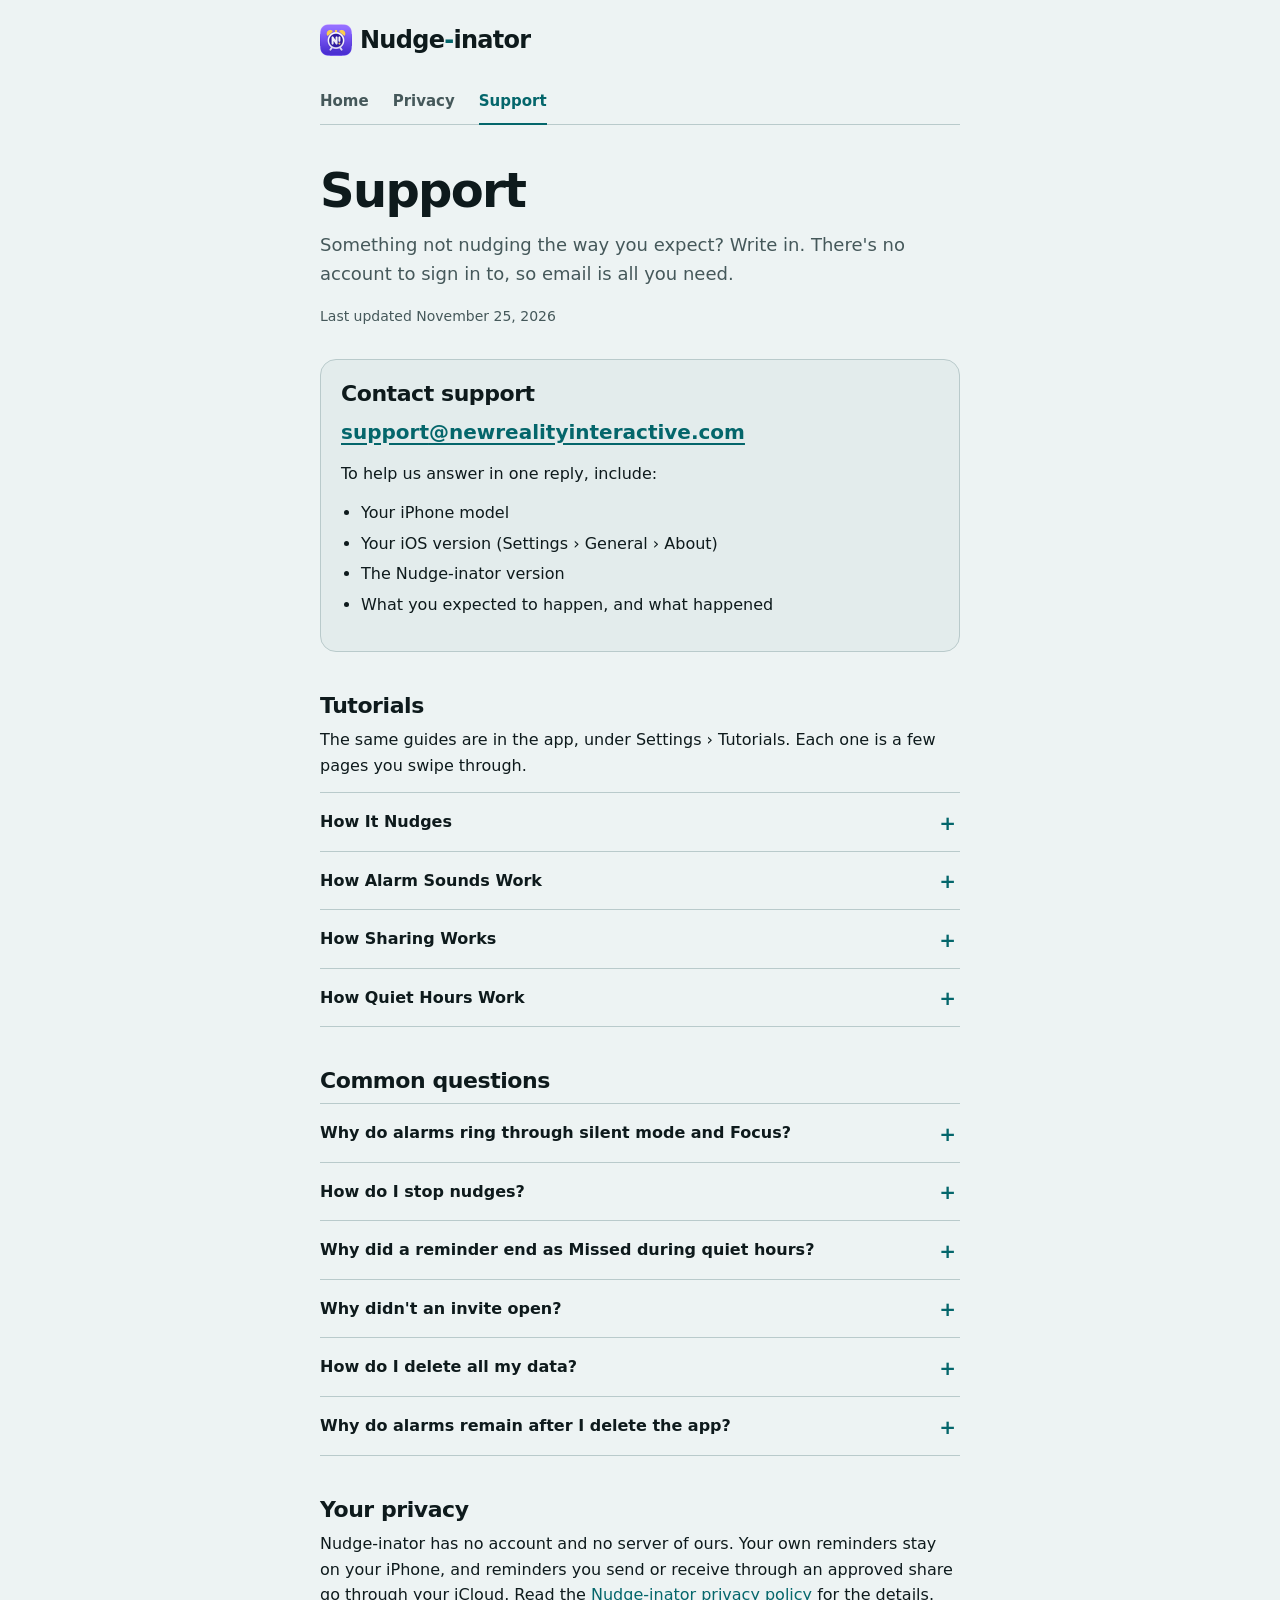
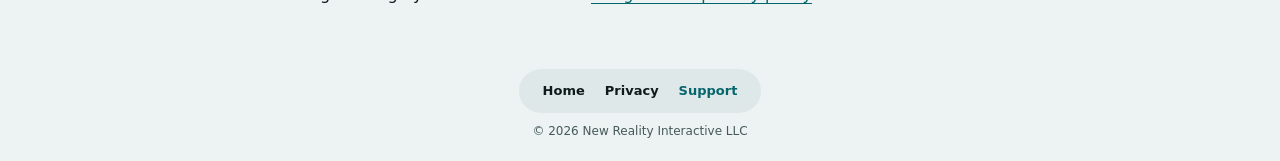
<file: nudge-inator/support/index.html>
<!doctype html>
<html lang="en">
<head>
<meta charset="utf-8">
<meta name="viewport" content="width=device-width, initial-scale=1, viewport-fit=cover">
<title>Nudge-inator Support</title>
<meta name="description" content="Get help with Nudge-inator: how to reach support and answers to common questions.">
<link rel="icon" type="image/png" href="../assets/app-icon-64.png">
<link rel="stylesheet" href="../shared.css">
<link rel="stylesheet" href="../text-page.css">
</head>
<body>

<header class="masthead">
  <a class="wordmark" href="../index.html"><img src="../assets/app-icon-64.png" width="32" height="32" alt="">Nudge<span>-</span>inator</a>
  <nav class="site-nav" aria-label="Main">
    <a href="../index.html">Home</a>
    <a href="../privacy/index.html">Privacy</a>
    <a href="index.html" aria-current="page">Support</a>
  </nav>
</header>

<main>
  <h1>Support</h1>
  <p class="lede">Something not nudging the way you expect? Write in. There's no account to sign in to, so email is all you need.</p>
  <p class="updated">Last updated November 25, 2026</p>

  <section class="contact" aria-labelledby="contact-heading">
    <h2 id="contact-heading">Contact support</h2>
    <p><a class="email" href="mailto:support@newrealityinteractive.com">support<wbr>@newrealityinteractive.com</a></p>
    <p>To help us answer in one reply, include:</p>
    <ul>
      <li>Your iPhone model</li>
      <li>Your iOS version (Settings › General › About)</li>
      <li>The Nudge-inator version</li>
      <li>What you expected to happen, and what happened</li>
    </ul>
  </section>

  <h2 id="tutorials-heading">Tutorials</h2>
  <p>The same guides are in the app, under Settings › Tutorials. Each one is a few pages you swipe through.</p>
  <div class="faq" role="region" aria-labelledby="tutorials-heading">
    <details id="how-it-nudges">
      <summary>How It Nudges</summary>
      <h3>What to Expect</h3>
      <p>Reminders keep coming back until you tap Done, at a steady pace or more often and more insistently.</p>
      <p>When it really matters, your iPhone rings and vibrates like an alarm, even on silent and in a Focus. Stopping the alarm only quiets it: the next nudge still comes, and only Done ends the reminder. Choose the sound alarms ring with in Settings, under Default Alarm Sound, and for each reminder, under Sound on its form.</p>
      <p>Each Gentle or Firm reminder has a Break Through Focus switch. Turn it off and a Focus can hold its nudges, and nothing rings. Relentless always breaks through.</p>
      <p>Your own reminders stay on your iPhone. Reminders you send or receive through an approved share go through your iCloud. There's no account and no server of ours involved.</p>
      <p><img src="../shots/tutorial-how-it-nudges-1.png" width="300" height="651" style="height:auto" loading="lazy" alt="How It Nudges, What to Expect: a Nudge pill with an arrow to Done, over the points Nudges until you're done, Urgent nudges ring as alarms and You choose what breaks through."></p>
      <h3>Gentle</h3>
      <p>Never rings as an alarm. At the Consistent pace, a nudge every 10 minutes: nudges 1 to 4 are Normal notifications, and nudges 5 to 20 are High. Twenty nudges over 3 hours and 20 minutes, then it gives up. During a Focus, Normal nudges wait until High, unless you allow Nudge-inator in that Focus.</p>
      <p><img src="../shots/tutorial-how-it-nudges-2.png" width="300" height="651" style="height:auto" loading="lazy" alt="How It Nudges, Gentle: never rings as an alarm. Nudges 1 to 4 are Normal notifications and nudges 5 to 20 High notifications, every 10 minutes."></p>
      <h3>Firm</h3>
      <p>Rings as an alarm from nudge 4, with Break Through Focus on. At the Consistent pace: nudges 1 and 2 are Normal notifications, nudge 3 is a High notification, and nudges 4 to 20 are Urgent and ring as alarms.</p>
      <p><img src="../shots/tutorial-how-it-nudges-3.png" width="300" height="651" style="height:auto" loading="lazy" alt="How It Nudges, Firm: rings as an alarm from nudge 4. Nudges 1 and 2 are Normal notifications, nudge 3 a High notification, and nudges 4 to 20 Urgent alarms, every 10 minutes."></p>
      <h3>Relentless</h3>
      <p>Every nudge rings as an alarm: all 20, every 10 minutes at the Consistent pace.</p>
      <p><img src="../shots/tutorial-how-it-nudges-4.png" width="300" height="651" style="height:auto" loading="lazy" alt="How It Nudges, Relentless: every nudge rings as an alarm. Nudges 1 to 20 are Urgent alarms, every 10 minutes."></p>
      <p>In the app, these schedules follow your own Default Pace, set in Settings.</p>
    </details>
    <details id="how-alarm-sounds-work">
      <summary>How Alarm Sounds Work</summary>
      <h3>Pick Your Default Sound</h3>
      <p>In Settings, under Default Alarm Sound, choose the sound your alarms ring with. Tap a tone to hear it: choose from six tones, from the gentle Chime to the insistent Siren. Default Alarm is iOS's own sound, which apps can't play, so you'll hear it when an alarm rings.</p>
      <p>New reminders start with it, and so do reminders someone sends you. The reminders you already have keep their sounds.</p>
      <p><img src="../shots/tutorial-how-alarm-sounds-work-1.png" width="300" height="651" style="height:auto" loading="lazy" alt="How Alarm Sounds Work, Pick Your Default Sound: a Default Alarm Sound pill, over Tap a tone to hear it and New reminders start with it."></p>
      <h3>Change Your Reminders</h3>
      <p>Change the sound of reminders you already have, all at once or one at a time.</p>
      <ul>
        <li><strong>Use for All Reminders</strong>, in Settings › Default Alarm Sound, gives every reminder you have the default, including ones people sent you.</li>
        <li><strong>Sound on the form:</strong> edit a reminder and change its Sound, under Break Through Focus, even while it's nudging.</li>
        <li><strong>Named on its details:</strong> a reminder's details name its sound, under Break Through Focus.</li>
      </ul>
      <p>A reminder someone sends you rings with the sound chosen on your iPhone.</p>
      <p><img src="../shots/tutorial-how-alarm-sounds-work-2.png" width="300" height="651" style="height:auto" loading="lazy" alt="How Alarm Sounds Work, Change Your Reminders: a Wake Up reminder with an arrow to the Chime tone, over Use for All Reminders, Sound on the form and Named on its details."></p>
      <h3>When It Plays</h3>
      <p>Your sound plays only when a nudge rings as an alarm: a Firm reminder's Urgent nudges with Break Through Focus on, and every Relentless nudge. A Gentle reminder, or a Firm one with Break Through Focus off, never rings, so it has no Sound row. Notifications use the standard sound, and so does every nudge while Alarms are off in iOS Settings.</p>
      <p><img src="../shots/tutorial-how-alarm-sounds-work-3.png" width="300" height="651" style="height:auto" loading="lazy" alt="How Alarm Sounds Work, When It Plays: an Alarm pill, over Only alarms play it, Some reminders never ring and Other nudges sound standard."></p>
    </details>
    <details id="how-sharing-works">
      <summary>How Sharing Works</summary>
      <h3>Send Each Other Reminders</h3>
      <p>Connect with someone you trust, and the reminders you send them nudge on their iPhone like their own. Sharing goes through iCloud, so each of you signs in to iCloud on your iPhone. You're connected only after one of you accepts the other's invite. Until then, nobody can send you a reminder.</p>
      <p><img src="../shots/tutorial-how-sharing-works-1.png" width="300" height="651" style="height:auto" loading="lazy" alt="How Sharing Works, Send Each Other Reminders: You with an arrow to Maya Torres, over You both need iCloud and Only people you agree to."></p>
      <h3>Connect</h3>
      <ol>
        <li><strong>Invite Someone:</strong> Settings › Connections. Enter the email address or phone number of their Apple Account.</li>
        <li><strong>Send the Invite</strong> through Messages, Mail or Copy Link. Nothing is sent until you tap Send.</li>
        <li><strong>They Accept:</strong> they open the invite on their iPhone, and you're both connected.</li>
      </ol>
      <p>An invite opens only for the Apple Account it was sent to, and you both need the latest Nudge-inator.</p>
      <p><img src="../shots/tutorial-how-sharing-works-2.png" width="300" height="651" style="height:auto" loading="lazy" alt="How Sharing Works, Connect: Invite with an arrow to Connected, over the steps Invite Someone, Send the Invite and They Accept."></p>
      <h3>Send a Reminder</h3>
      <p>Pick Send To when you make a reminder, and choose who gets it. It nudges them at the strength you chose. It appears among their reminders, labeled From and your name, and they can mark it Done, pause it, remove it and tag it. Each person chooses, for each connection, whether reminders start right away or wait for them to accept first.</p>
      <p><img src="../shots/tutorial-how-sharing-works-3.png" width="300" height="651" style="height:auto" loading="lazy" alt="How Sharing Works, Send a Reminder: a From Maya Torres pill, over It shows your name and Their Delivery Mode."></p>
      <h3>Who Sees What</h3>
      <ul>
        <li><strong>You own what you send:</strong> only you can change what it says or when it's due. They can't edit it.</li>
        <li><strong>Status is their choice:</strong> with Status Sharing on, you see whether it's Done, Paused, Missed or Removed. With it off, you see only that it was Delivered.</li>
        <li><strong>Disconnect any time</strong> in Settings › Connections. They choose to keep or remove the reminders you sent.</li>
        <li><strong>Share Activity:</strong> Settings › Share Activity shows what happened to sharing that you'd otherwise never see.</li>
      </ul>
      <p><img src="../shots/tutorial-how-sharing-works-4.png" width="300" height="651" style="height:auto" loading="lazy" alt="How Sharing Works, Who Sees What: Yours and Status pills, over You own what you send, Status is their choice, Disconnect any time and Share Activity."></p>
    </details>
    <details id="how-quiet-hours-work">
      <summary>How Quiet Hours Work</summary>
      <h3>Rest Without Nudges</h3>
      <p>A quiet hours schedule is a time, on the days you choose, when no nudge arrives.</p>
      <ul>
        <li><strong>A start, an end and days:</strong> such as 10:00 PM to 7:00 AM, every day. A schedule that ends before it starts runs past midnight.</li>
        <li><strong>Every nudge is held:</strong> notifications and alarms alike, even a Relentless reminder's. Quiet hours hold them all.</li>
      </ul>
      <p><img src="../shots/tutorial-how-quiet-hours-work-1.png" width="300" height="651" style="height:auto" loading="lazy" alt="How Quiet Hours Work, Rest Without Nudges: a 10:00 PM pill with an arrow to a 7:00 AM pill, over A start, an end and days and Every nudge is held."></p>
      <h3>Quiet Now</h3>
      <p>The switch above your schedules, for quiet hours no schedule covers.</p>
      <ul>
        <li><strong>Holds every nudge</strong> from the moment you turn it on until you turn it off, whatever your schedules say. It never ends by itself.</li>
        <li><strong>Then your schedules apply:</strong> turn it off, and your schedules hold nudges again as before.</li>
      </ul>
      <p><img src="../shots/tutorial-how-quiet-hours-work-2.png" width="300" height="651" style="height:auto" loading="lazy" alt="How Quiet Hours Work, Quiet Now: a Quiet Now pill, over Holds every nudge and Then your schedules apply."></p>
      <h3>Your Schedules</h3>
      <p>Add as many as you need, such as one for weeknights and one for weekends.</p>
      <ul>
        <li><strong>Add a Schedule:</strong> Settings › Quiet Hours. Tap +, choose the times and days, and tap Save.</li>
        <li><strong>Change One:</strong> tap a schedule to change its times and days, or to delete it.</li>
        <li><strong>Switch One Off:</strong> its switch turns it off and keeps it for later.</li>
      </ul>
      <p>A change applies from now on. What was already sent or held stays as it was.</p>
      <p><img src="../shots/tutorial-how-quiet-hours-work-3.png" width="300" height="651" style="height:auto" loading="lazy" alt="How Quiet Hours Work, Your Schedules: an Add Schedule pill, over Add a Schedule, Change One and Switch One Off."></p>
      <h3>Held Nudges</h3>
      <p>A nudge that falls in quiet hours is held, and counts as one you didn't answer.</p>
      <ul>
        <li><strong>Its reminder moves on:</strong> as if you'd swiped the nudge away, the next nudges come as planned, and the held ones count toward its limit.</li>
        <li><strong>Nothing arrives late:</strong> when quiet hours end, the next nudge arrives on time. Held nudges aren't sent afterward.</li>
        <li><strong>It can end as Missed:</strong> a reminder that reaches its limit while held ends as Missed, with a note such as "Quiet hours held 10 of its 20 nudges."</li>
      </ul>
      <p><img src="../shots/tutorial-how-quiet-hours-work-4.png" width="300" height="651" style="height:auto" loading="lazy" alt="How Quiet Hours Work, Held Nudges: a Held pill with an arrow to a Missed pill, over Its reminder moves on, Nothing arrives late and It can end as Missed."></p>
    </details>
  </div>

  <h2 id="faq-heading">Common questions</h2>
  <div class="faq" role="region" aria-labelledby="faq-heading">
    <details>
      <summary>Why do alarms ring through silent mode and Focus?</summary>
      <p>Each reminder has a Break Through Focus setting. When it's on, its nudges are sent as alarms, which sound through silent mode and Focus. When it's off, its nudges are ordinary notifications that a Focus can hold. A Relentless reminder always breaks through Focus.</p>
      <p>Quiet hours are the exception. While they're on, no nudge arrives, alarms included. See <a href="#how-quiet-hours-work">How Quiet Hours Work</a>.</p>
    </details>
    <details>
      <summary>How do I stop nudges?</summary>
      <p>Tap Done on the reminder. Stopping an alarm only silences that one ring, and the next nudge still comes on schedule.</p>
      <p>To stop a reminder from nudging without losing it, pause it. Resume brings it back at its next due time.</p>
      <p>To hold every nudge for a while, such as overnight, add a schedule in Settings › Quiet Hours, or turn on Quiet Now. Held nudges aren't sent later. Each counts as one you didn't answer.</p>
    </details>
    <details>
      <summary>Why did a reminder end as Missed during quiet hours?</summary>
      <p>A nudge held by quiet hours counts as one you didn't answer, so a reminder keeps moving toward its limit while they're on. If it reaches its limit while held, it ends as Missed, and a note says how many of its nudges quiet hours held, such as "Quiet hours held 10 of its 20 nudges."</p>
    </details>
    <details>
      <summary>Why didn't an invite open?</summary>
      <p>An invite opens only for the Apple Account it was sent to, and only in the latest Nudge-inator. During the beta, an invite can't lead to an App Store page, so install the latest build from TestFlight before you open it.</p>
      <p>If it still doesn't open, the sender checks the email address or phone number of your Apple Account and taps Invite Again on your page in Settings › Connections.</p>
    </details>
    <details>
      <summary>How do I delete all my data?</summary>
      <p>Go to Settings › Delete All Data. It removes every reminder and cancels every nudge and alarm. Do this before you delete the app.</p>
    </details>
    <details>
      <summary>Why do alarms remain after I delete the app?</summary>
      <p>Deleting the app alone leaves its alarms scheduled on your iPhone. Use Settings › Delete All Data first, which cancels every nudge and alarm.</p>
    </details>
  </div>

  <h2>Your privacy</h2>
  <p>Nudge-inator has no account and no server of ours. Your own reminders stay on your iPhone, and reminders you send or receive through an approved share go through your iCloud. Read the <a href="../privacy/index.html">Nudge-inator privacy policy</a> for the details.</p>
</main>

<footer class="site-footer">
  <nav aria-label="Footer">
    <a href="../index.html">Home</a>
    <a href="../privacy/index.html">Privacy</a>
    <a href="index.html" aria-current="page">Support</a>
  </nav>
  <p>© 2026 <a href="../../index.html">New Reality Interactive LLC</a></p>
</footer>

</body>
</html>
</file>
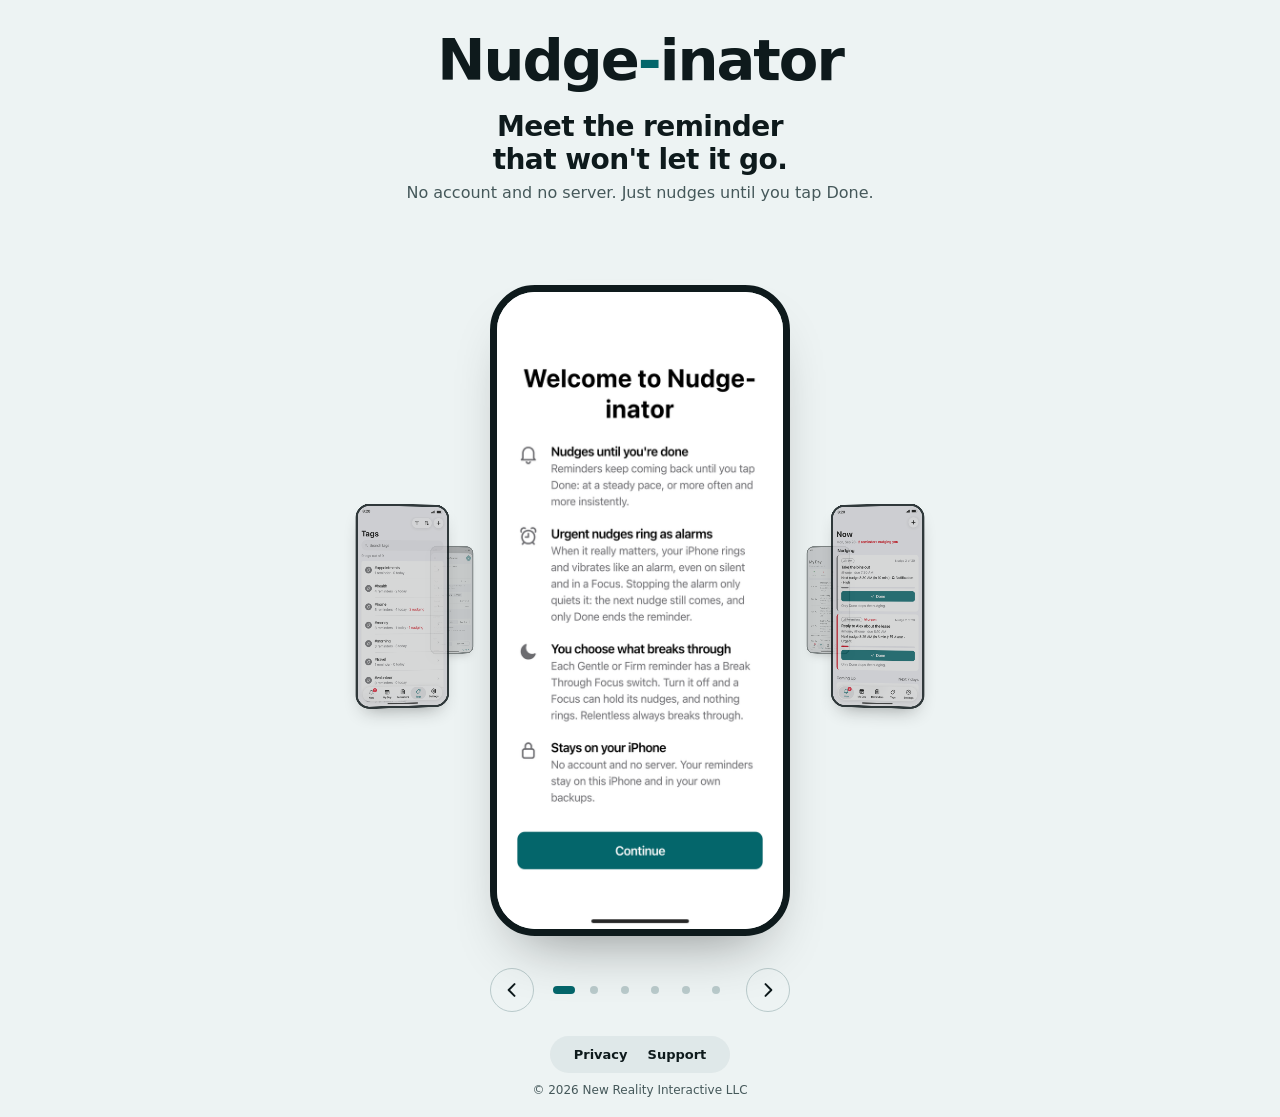
<file: docs/mockups/nudge-inator/index.html>
<!doctype html>
<html lang="en">
<head>
<meta charset="utf-8">
<meta name="viewport" content="width=device-width, initial-scale=1, viewport-fit=cover">
<title>Nudge-inator Tour</title>
<meta name="description" content="A swipeable 3D carousel of real Nudge-inator screens, each with a short line about what it shows.">
<style>
:root { color-scheme: light; padding-top: env(safe-area-inset-top, 0px); padding-bottom: env(safe-area-inset-bottom, 0px); }
*, *::before, *::after { box-sizing: border-box; }
body { margin: 0; font: 14px var(--font); }
img { max-width: 100%; }
[hidden] { display: none !important; }
</style>
<style>
/* Layout: one screen. Name on top, the line for the screen in front, then a coverflow of real app screens. */
:root {
  --bg: #EDF3F3;
  --fg: #0E1A1C;
  --muted: #45585A;
  --accent: #04666B;
  --frame: #0E1A1C;
  --dot: #B9CACB;
  /* The system font: SF Pro on Apple devices, as in the app. Segoe UI, Roboto or the desktop sans elsewhere. */
  --font: -apple-system, system-ui, BlinkMacSystemFont, "Segoe UI", Roboto, "Helvetica Neue", Arial, sans-serif;
  --w: clamp(200px, 58vw, 300px);
}
@media (prefers-color-scheme: dark) {
  :root:not([data-theme="light"]) { --bg: #0B1315; --fg: #EAF4F4; --muted: #A7BBBC; --accent: #07DDE6; --frame: #22393C; --dot: #2E4A4E; color-scheme: dark; }
}
:root[data-theme="dark"] { --bg: #0B1315; --fg: #EAF4F4; --muted: #A7BBBC; --accent: #07DDE6; --frame: #22393C; --dot: #2E4A4E; color-scheme: dark; }

html { height: 100%; }
body {
  min-height: 100%; display: flex; flex-direction: column;
  background: var(--bg); color: var(--fg); font-family: var(--font);
  padding-left: max(16px, env(safe-area-inset-left, 0px));
  padding-right: max(16px, env(safe-area-inset-right, 0px));
  overflow-x: hidden;
}
main { flex: 1; display: flex; flex-direction: column; align-items: center; gap: 1.25rem; padding-block: 2rem 1.5rem; }

h1 { margin: 0; font-weight: 700; font-size: clamp(2.2rem, 7vw, 3.6rem); letter-spacing: -0.035em; line-height: 1; text-wrap: balance; text-align: center; }
h1 span { color: var(--accent); }

/* Every caption sits in the same grid cell, so the box is always as tall as the tallest one and
   the carousel below never moves. Only the current one shows. */
.captions { display: grid; width: 100%; max-width: 30rem; text-align: center; }
.caption { grid-area: 1 / 1; display: flex; flex-direction: column; justify-content: flex-start; gap: 0.35rem; transition: opacity 320ms ease, transform 320ms ease; }
.caption[aria-hidden="true"] { opacity: 0; transform: translateY(6px); }
.caption h2 { margin: 0; font-weight: 600; font-size: clamp(1.35rem, 4vw, 1.75rem); letter-spacing: -0.02em; text-wrap: balance; }
.caption p { margin: 0; color: var(--muted); font-size: 1rem; line-height: 1.5; text-wrap: balance; }

.stage {
  position: relative; width: 100%; max-width: 1100px;
  height: calc(var(--w) * 2556 / 1178 + 24px);
  perspective: 1600px; perspective-origin: 50% 45%; touch-action: pan-y; user-select: none; -webkit-user-select: none;
  cursor: grab; outline: none;
}
.stage.dragging { cursor: grabbing; }
.stage:focus-visible { outline: 2px solid var(--accent); outline-offset: 6px; border-radius: 24px; }
.slide {
  position: absolute; top: 12px; left: 50%; width: var(--w); margin-left: calc(var(--w) / -2);
  transform-style: preserve-3d; transform-origin: 50% 50%;
  transition: transform 520ms cubic-bezier(.2,.8,.2,1), opacity 520ms ease, filter 520ms ease;
  will-change: transform;
}
.stage.dragging .slide { transition: none; }
.slide img {
  display: block; width: 100%; max-width: 100%; height: auto; aspect-ratio: 1178 / 2556;
  border-radius: calc(var(--w) * 0.15); border: 7px solid var(--frame); background: #F2F2F7;
  box-shadow: 0 30px 60px -30px rgba(0,0,0,.45);
  pointer-events: none;
}

.controls { display: flex; align-items: center; gap: 1rem; }
.arrow {
  width: 44px; height: 44px; border-radius: 50%; border: 1px solid var(--dot); background: transparent; color: var(--fg);
  display: grid; place-items: center; cursor: pointer;
}
.arrow:hover { border-color: var(--accent); color: var(--accent); }
.arrow:focus-visible, .dot:focus-visible { outline: 2px solid var(--accent); outline-offset: 3px; }
.dots { display: flex; gap: 0.15rem; }
.dot { width: 28px; height: 44px; border: 0; background: none; padding: 0; cursor: pointer; display: grid; place-items: center; }
.dot::after { content: ""; width: 8px; height: 8px; border-radius: 4px; background: var(--dot); transition: width 300ms ease, background 300ms ease; }
.dot[aria-current="true"]::after { width: 22px; background: var(--accent); }

/* Footer: the links in a soft rounded tray, echoing the phone frames, with the copyright on its own line below. */
.site-footer { display: flex; flex-direction: column; align-items: center; gap: 0.6rem; padding-block: 0 1.25rem; font-size: 0.8125rem; color: var(--muted); text-align: center; }
.site-footer nav { display: flex; flex-wrap: wrap; justify-content: center; gap: 0.4rem 1.25rem; padding: 0.7rem 1.5rem; border-radius: 999px; background: color-mix(in srgb, var(--dot) 28%, transparent); }
.site-footer nav a { color: var(--fg); font-weight: 600; }
.site-footer a { color: inherit; text-decoration: none; }
.site-footer a:hover { color: var(--accent); }
.site-footer a:focus-visible { outline: 2px solid var(--accent); outline-offset: 3px; border-radius: 3px; }
.site-footer p { margin: 0; font-size: 0.75rem; }

@media (prefers-reduced-motion: reduce) {
  .slide, .caption, .dot::after { transition: none; }
}
</style>
</head>
<body>

<main>
  <h1>Nudge<span>-</span>inator</h1>

  <div class="captions" id="captions" aria-live="polite">
    <div class="caption" aria-hidden="false"><h2>Meet the reminder that won't let it go.</h2><p>No account and no server. Just nudges until you tap Done.</p></div>
    <div class="caption" aria-hidden="true"><h2>Stop wondering what you forgot.</h2><p>Whatever's due sits at the top and keeps nudging until you tap Done. Then see what's coming in the next 7 days.</p></div>
    <div class="caption" aria-hidden="true"><h2>Know how your day is going, at a glance.</h2><p>Done, nudging, missed and left, counted at the top, then every reminder in time order. Filter by tag to see just home, or just work.</p></div>
    <div class="caption" aria-hidden="true"><h2>Nothing you set up gets lost.</h2><p>Every reminder lives in one list, whether it's nudging, coming up, paused, done or missed. Search it, filter it, and swipe to mark one Done.</p></div>
    <div class="caption" aria-hidden="true"><h2>Set it up once. It keeps nudging.</h2><p>A title, a time, how often it repeats. Then choose how hard it pushes. Relentless rings as an alarm, even in silent mode and Focus.</p></div>
    <div class="caption" aria-hidden="true"><h2>Keep your reminders in order.</h2><p>Tags are one-word labels for filtering. See how many reminders each holds, search them, and rename or delete one with a swipe.</p></div>
  </div>

  <div class="stage" id="stage" tabindex="0" role="region" aria-roledescription="carousel" aria-label="Nudge-inator screens. Use the left and right arrow keys, or swipe.">
    <div class="slide" aria-roledescription="slide" aria-label="1 of 6"><img src="shots/carousel-1-welcome.png" alt="Welcome screen: Nudges until you're done, Urgent nudges ring as alarms, You choose what breaks through, Stays on your iPhone." draggable="false"></div>
    <div class="slide" aria-roledescription="slide" aria-label="2 of 6"><img src="shots/carousel-2-now.png" alt="The Now tab: two reminders nudging, each with its strength, nudge count, next nudge and a Done button." draggable="false"></div>
    <div class="slide" aria-roledescription="slide" aria-label="3 of 6"><img src="shots/carousel-3-my-day.png" alt="My Day: counts of Done, Nudging, Missed and Left, then each reminder with its time and what happened." draggable="false"></div>
    <div class="slide" aria-roledescription="slide" aria-label="4 of 6"><img src="shots/carousel-4-reminders.png" alt="The Reminders tab: search, filter and sort above a list of every reminder, each with its due time, title, tags and status." draggable="false"></div>
    <div class="slide" aria-roledescription="slide" aria-label="5 of 6"><img src="shots/carousel-5-new-reminder.png" alt="The New Reminder form filled in: Pick up the kids from practice, tagged home, starting at 5:30 PM, repeating every week, with Relentless chosen." draggable="false"></div>
    <div class="slide" aria-roledescription="slide" aria-label="6 of 6"><img src="shots/carousel-6-tags.png" alt="The Tags tab: search, filter and sort above a list of tags, each with how many reminders it holds and how many are due today." draggable="false"></div>
  </div>

  <div class="controls">
    <button class="arrow" id="prev" type="button" aria-label="Previous screen">
      <svg width="20" height="20" viewBox="0 0 24 24" fill="none" stroke="currentColor" stroke-width="2.4" stroke-linecap="round" stroke-linejoin="round" aria-hidden="true"><path d="M15 5l-7 7 7 7"/></svg>
    </button>
    <div class="dots" id="dots"></div>
    <button class="arrow" id="next" type="button" aria-label="Next screen">
      <svg width="20" height="20" viewBox="0 0 24 24" fill="none" stroke="currentColor" stroke-width="2.4" stroke-linecap="round" stroke-linejoin="round" aria-hidden="true"><path d="M9 5l7 7-7 7"/></svg>
    </button>
  </div>
</main>

<footer class="site-footer">
  <nav aria-label="Nudge-inator">
    <a href="privacy/">Privacy</a>
    <a href="support/">Support</a>
  </nav>
  <p>© 2026 <a href="../../../index.html">New Reality Interactive LLC</a></p>
</footer>

<script>
(() => {
  const stage = document.getElementById("stage");
  const slides = [...stage.querySelectorAll(".slide")];
  const n = slides.length;
  const captionEls = [...document.querySelectorAll("#captions .caption")];
  const captions = captionEls.map((el) => [el.querySelector("h2").textContent]);
  const dotsBox = document.getElementById("dots");
  let index = 0;   // the screen in front
  let drag = 0;    // live drag, in screens

  const dots = captions.map((_, i) => {
    const b = document.createElement("button");
    b.type = "button"; b.className = "dot"; b.setAttribute("aria-label", `Screen ${i + 1}: ${captions[i][0]}`);
    b.addEventListener("click", () => go(i));
    dotsBox.appendChild(b);
    return b;
  });

  const mod = (a) => ((a % n) + n) % n;
  // Shortest signed distance from the front, so the ring wraps both ways.
  const offset = (i) => { let d = i - index - drag; d = mod(d + n / 2) - n / 2; return d; };
  const slideWidth = () => slides[0].offsetWidth;

  // The screens sit on a ring. The one in front is full size; the rest are small and far back,
  // turned only a little so they still face you, and each grows as it swings into focus.
  const sizeAt = [1, 0.36, 0.24, 0.2];
  const fadeAt = [1, 0.85, 0.5, 0];
  const lerp = (table, a) => {
    const k = Math.min(Math.floor(a), table.length - 2), t = Math.min(a - k, 1);
    return table[k] + (table[k + 1] - table[k]) * t;
  };
  function layout() {
    const w = slideWidth();
    const step = (2 * Math.PI) / n;
    // Wide enough to spread the ring, narrow enough that the side screens stay on a phone.
    const half = stage.clientWidth / 2;
    const rx = Math.min(w * 1.05, (half - w * 0.2) / Math.sin(step));
    const rz = w * 1.6;
    slides.forEach((el, i) => {
      const d = offset(i), a = Math.abs(d), angle = d * step;
      const x = rx * Math.sin(angle);
      const z = rz * (Math.cos(angle) - 1);
      el.style.transform = `translateX(${x}px) translateZ(${z}px) rotateY(${-d * 18}deg) scale(${lerp(sizeAt, a)})`;
      el.style.opacity = String(lerp(fadeAt, a));
      el.style.filter = a < 0.05 ? "none" : `brightness(${1 - 0.18 * Math.min(a, 2)})`;
      el.style.zIndex = String(100 - Math.round(a * 10));
      const front = i === index && drag === 0;
      el.setAttribute("aria-hidden", front ? "false" : "true");
    });
    dots.forEach((b, i) => b.setAttribute("aria-current", i === index ? "true" : "false"));
  }

  function caption() {
    captionEls.forEach((el, i) => el.setAttribute("aria-hidden", i === index ? "false" : "true"));
  }

  function go(i) { index = mod(i); drag = 0; layout(); caption(); }

  document.getElementById("prev").addEventListener("click", () => go(index - 1));
  document.getElementById("next").addEventListener("click", () => go(index + 1));
  stage.addEventListener("keydown", (e) => {
    if (e.key === "ArrowLeft") { e.preventDefault(); go(index - 1); }
    if (e.key === "ArrowRight") { e.preventDefault(); go(index + 1); }
  });

  // Swipe or drag: the ring follows the finger, then settles on the nearest screen.
  let startX = null, startY = 0, moved = false, pid = null;
  stage.addEventListener("pointerdown", (e) => {
    startX = e.clientX; startY = e.clientY; moved = false; pid = e.pointerId;
  });
  stage.addEventListener("pointermove", (e) => {
    if (startX === null || e.pointerId !== pid) return;
    const dx = e.clientX - startX, dy = e.clientY - startY;
    if (!moved) {
      if (Math.abs(dx) < 6 || Math.abs(dx) < Math.abs(dy)) return;
      moved = true; stage.classList.add("dragging");
      try { stage.setPointerCapture(pid); } catch (_) {}
    }
    drag = -dx / (slideWidth() * 1.1);
    layout();
  });
  function end(e) {
    if (startX === null || e.pointerId !== pid) return;
    stage.classList.remove("dragging");
    if (moved) {
      const fling = Math.abs(drag) > 0.15 && Math.abs(drag) < 0.5 ? Math.sign(drag) : 0;
      go(Math.round(index + drag) + (Math.round(drag) === 0 ? fling : 0));
    } else {
      // A tap on a screen at the side brings it to the front.
      const hits = slides.filter((el) => {
        const r = el.getBoundingClientRect();
        return el.style.opacity !== "0" && e.clientX >= r.left && e.clientX <= r.right && e.clientY >= r.top && e.clientY <= r.bottom;
      });
      if (hits.length) go(slides.indexOf(hits.reduce((a, b) => (+a.style.zIndex > +b.style.zIndex ? a : b))));
    }
    startX = null; pid = null;
  }
  stage.addEventListener("pointerup", end);
  stage.addEventListener("pointercancel", (e) => { if (e.pointerId === pid) { stage.classList.remove("dragging"); drag = 0; layout(); startX = null; pid = null; } });
  window.addEventListener("resize", layout);

  // Open with the first screen growing into place from the back.
  const reduce = window.matchMedia("(prefers-reduced-motion: reduce)").matches;
  if (!reduce) {
    stage.classList.add("dragging");
    drag = -0.9; layout();
    requestAnimationFrame(() => requestAnimationFrame(() => { stage.classList.remove("dragging"); drag = 0; layout(); }));
  } else layout();
})();
</script>
</body>
</html>
</file>
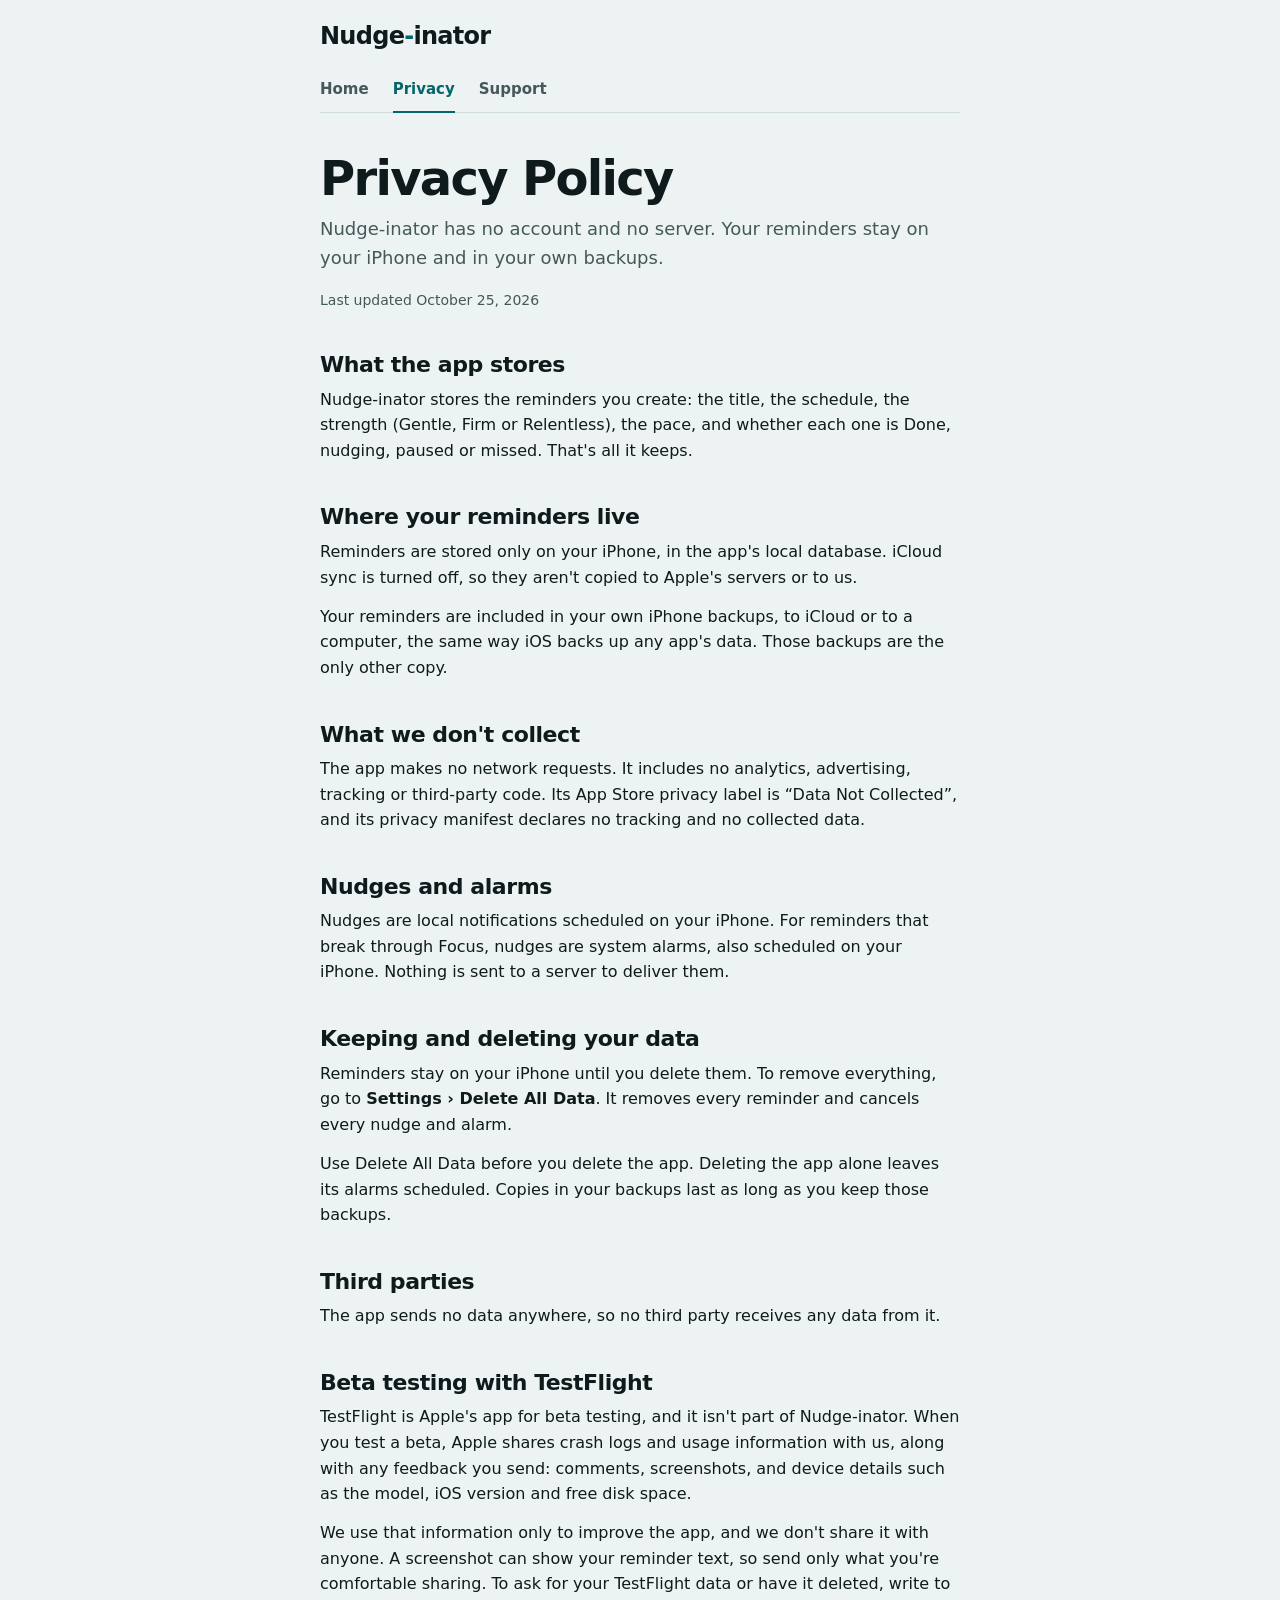
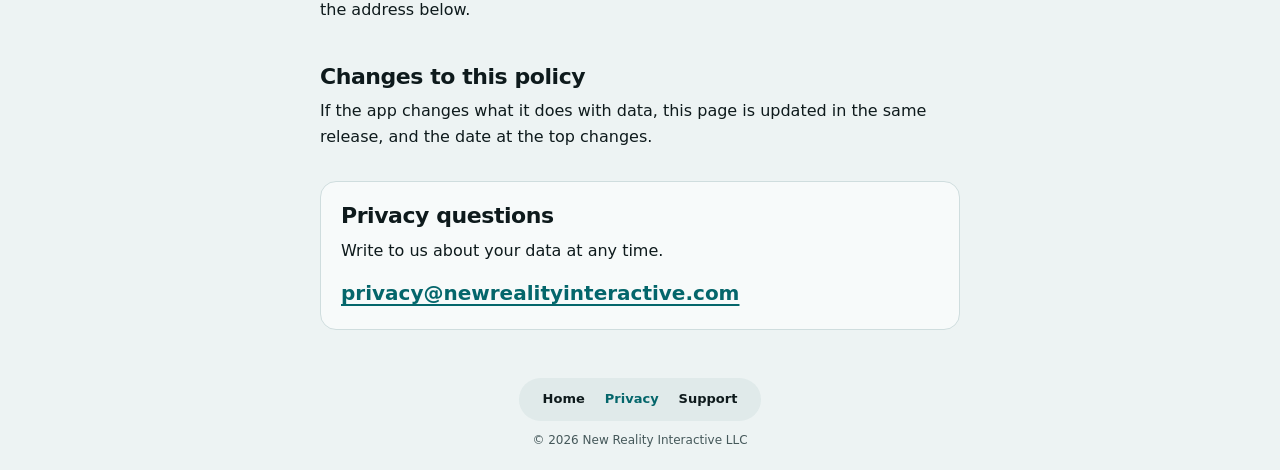
<file: docs/mockups/nudge-inator/privacy/index.html>
<!doctype html>
<html lang="en">
<head>
<meta charset="utf-8">
<meta name="viewport" content="width=device-width, initial-scale=1, viewport-fit=cover">
<title>Nudge-inator Privacy Policy</title>
<meta name="description" content="How Nudge-inator handles your data: no account, no server, and your reminders stay on your iPhone.">
<link rel="stylesheet" href="../page.css">
</head>
<body>

<header class="masthead">
  <a class="wordmark" href="../">Nudge<span>-</span>inator</a>
  <nav class="site-nav" aria-label="Main">
    <a href="../">Home</a>
    <a href="../privacy/" aria-current="page">Privacy</a>
    <a href="../support/">Support</a>
  </nav>
</header>

<main>
  <h1>Privacy Policy</h1>
  <p class="lede">Nudge-inator has no account and no server. Your reminders stay on your iPhone and in your own backups.</p>
  <p class="updated">Last updated October 25, 2026</p>

  <h2>What the app stores</h2>
  <p>Nudge-inator stores the reminders you create: the title, the schedule, the strength (Gentle, Firm or Relentless), the pace, and whether each one is Done, nudging, paused or missed. That's all it keeps.</p>

  <h2>Where your reminders live</h2>
  <p>Reminders are stored only on your iPhone, in the app's local database. iCloud sync is turned off, so they aren't copied to Apple's servers or to us.</p>
  <p>Your reminders are included in your own iPhone backups, to iCloud or to a computer, the same way iOS backs up any app's data. Those backups are the only other copy.</p>

  <h2>What we don't collect</h2>
  <p>The app makes no network requests. It includes no analytics, advertising, tracking or third-party code. Its App Store privacy label is “Data Not Collected”, and its privacy manifest declares no tracking and no collected data.</p>

  <h2>Nudges and alarms</h2>
  <p>Nudges are local notifications scheduled on your iPhone. For reminders that break through Focus, nudges are system alarms, also scheduled on your iPhone. Nothing is sent to a server to deliver them.</p>

  <h2>Keeping and deleting your data</h2>
  <p>Reminders stay on your iPhone until you delete them. To remove everything, go to <strong>Settings › Delete All Data</strong>. It removes every reminder and cancels every nudge and alarm.</p>
  <p>Use Delete All Data before you delete the app. Deleting the app alone leaves its alarms scheduled. Copies in your backups last as long as you keep those backups.</p>

  <h2>Third parties</h2>
  <p>The app sends no data anywhere, so no third party receives any data from it.</p>

  <h2>Beta testing with TestFlight</h2>
  <p>TestFlight is Apple's app for beta testing, and it isn't part of Nudge-inator. When you test a beta, Apple shares crash logs and usage information with us, along with any feedback you send: comments, screenshots, and device details such as the model, iOS version and free disk space.</p>
  <p>We use that information only to improve the app, and we don't share it with anyone. A screenshot can show your reminder text, so send only what you're comfortable sharing. To ask for your TestFlight data or have it deleted, write to the address below.</p>

  <h2>Changes to this policy</h2>
  <p>If the app changes what it does with data, this page is updated in the same release, and the date at the top changes.</p>

  <section class="contact" aria-labelledby="contact-heading">
    <h2 id="contact-heading">Privacy questions</h2>
    <p>Write to us about your data at any time.</p>
    <p><a class="email" href="mailto:privacy@newrealityinteractive.com">privacy@newrealityinteractive.com</a></p>
  </section>
</main>

<footer class="site-footer">
  <nav aria-label="Footer">
    <a href="../">Home</a>
    <a href="../privacy/" aria-current="page">Privacy</a>
    <a href="../support/">Support</a>
  </nav>
  <p>© 2026 <a href="../../../../index.html">New Reality Interactive LLC</a></p>
</footer>

</body>
</html>
</file>
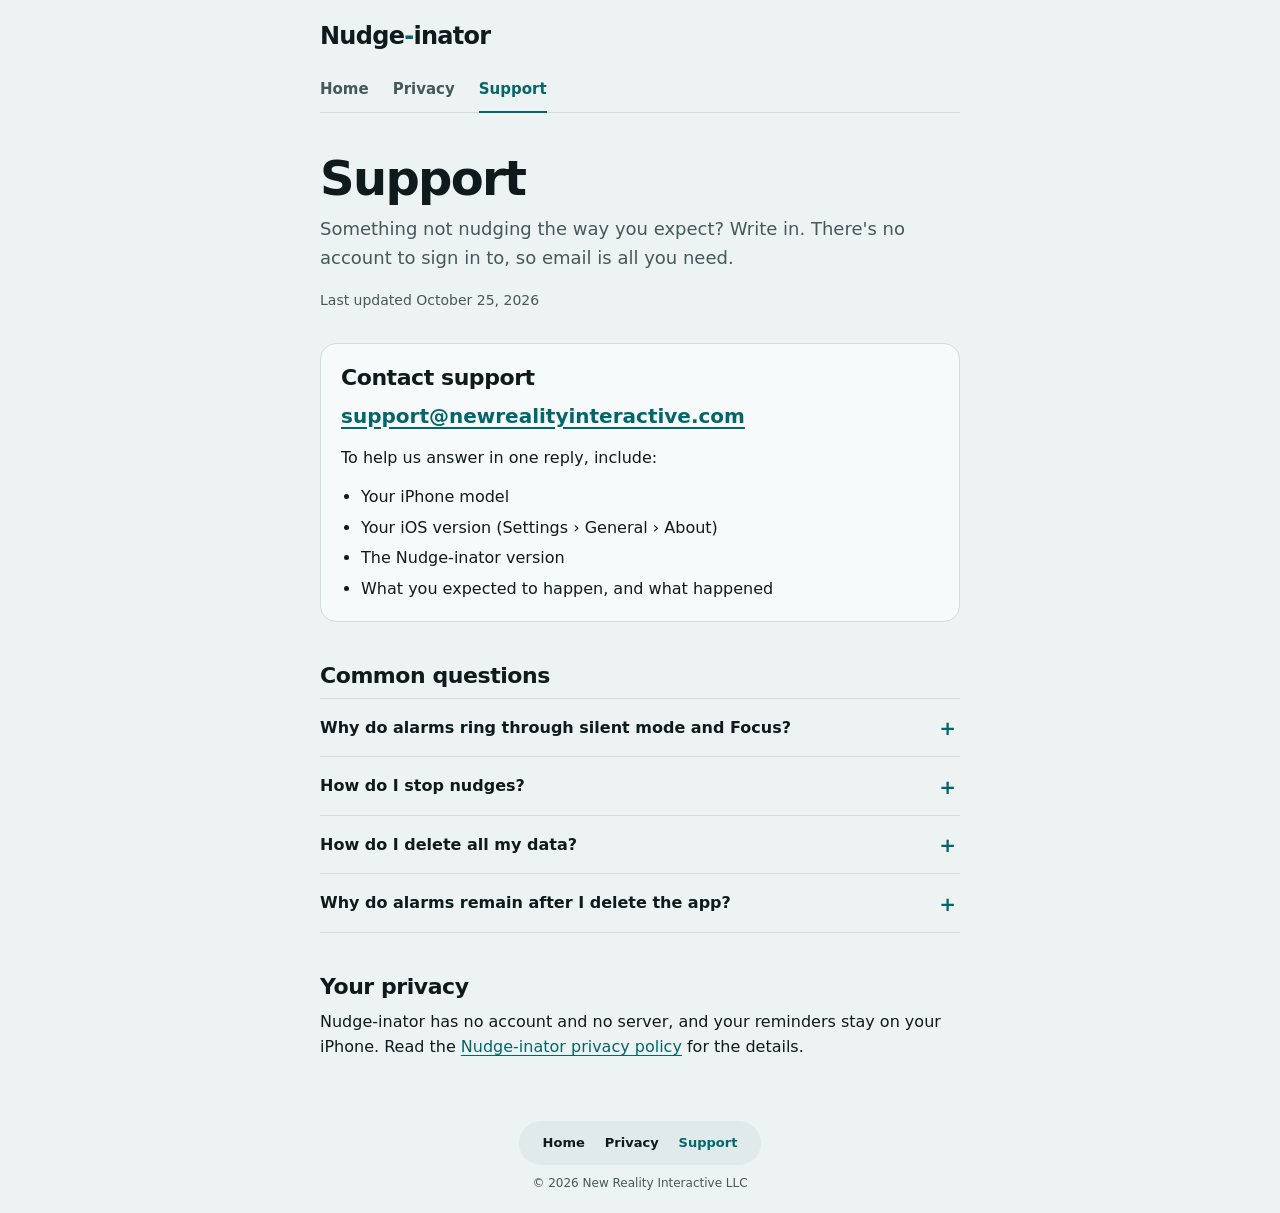
<file: docs/mockups/nudge-inator/support/index.html>
<!doctype html>
<html lang="en">
<head>
<meta charset="utf-8">
<meta name="viewport" content="width=device-width, initial-scale=1, viewport-fit=cover">
<title>Nudge-inator Support</title>
<meta name="description" content="Get help with Nudge-inator: how to reach support and answers to common questions.">
<link rel="stylesheet" href="../page.css">
</head>
<body>

<header class="masthead">
  <a class="wordmark" href="../">Nudge<span>-</span>inator</a>
  <nav class="site-nav" aria-label="Main">
    <a href="../">Home</a>
    <a href="../privacy/">Privacy</a>
    <a href="../support/" aria-current="page">Support</a>
  </nav>
</header>

<main>
  <h1>Support</h1>
  <p class="lede">Something not nudging the way you expect? Write in. There's no account to sign in to, so email is all you need.</p>
  <p class="updated">Last updated October 25, 2026</p>

  <section class="contact" aria-labelledby="contact-heading">
    <h2 id="contact-heading">Contact support</h2>
    <p><a class="email" href="mailto:support@newrealityinteractive.com">support@newrealityinteractive.com</a></p>
    <p>To help us answer in one reply, include:</p>
    <ul>
      <li>Your iPhone model</li>
      <li>Your iOS version (Settings › General › About)</li>
      <li>The Nudge-inator version</li>
      <li>What you expected to happen, and what happened</li>
    </ul>
  </section>

  <h2 id="faq-heading">Common questions</h2>
  <div class="faq" role="region" aria-labelledby="faq-heading">
    <details>
      <summary>Why do alarms ring through silent mode and Focus?</summary>
      <p>Each reminder has a Break through Focus setting. When it's on, its nudges are sent as alarms, which sound through silent mode and Focus. When it's off, its nudges are ordinary notifications that a Focus can hold. A Relentless reminder always breaks through Focus.</p>
    </details>
    <details>
      <summary>How do I stop nudges?</summary>
      <p>Tap Done on the reminder. Stopping an alarm only silences that one ring, and the next nudge still comes on schedule.</p>
      <p>To stop a reminder from nudging without losing it, pause it. Resume brings it back at its next due time.</p>
    </details>
    <details>
      <summary>How do I delete all my data?</summary>
      <p>Go to Settings › Delete All Data. It removes every reminder and cancels every nudge and alarm. Do this before you delete the app.</p>
    </details>
    <details>
      <summary>Why do alarms remain after I delete the app?</summary>
      <p>Deleting the app alone leaves its alarms scheduled on your iPhone. Use Settings › Delete All Data first, which cancels every nudge and alarm.</p>
    </details>
  </div>

  <h2>Your privacy</h2>
  <p>Nudge-inator has no account and no server, and your reminders stay on your iPhone. Read the <a href="../privacy/">Nudge-inator privacy policy</a> for the details.</p>
</main>

<footer class="site-footer">
  <nav aria-label="Footer">
    <a href="../">Home</a>
    <a href="../privacy/">Privacy</a>
    <a href="../support/" aria-current="page">Support</a>
  </nav>
  <p>© 2026 <a href="../../../../index.html">New Reality Interactive LLC</a></p>
</footer>

</body>
</html>
</file>
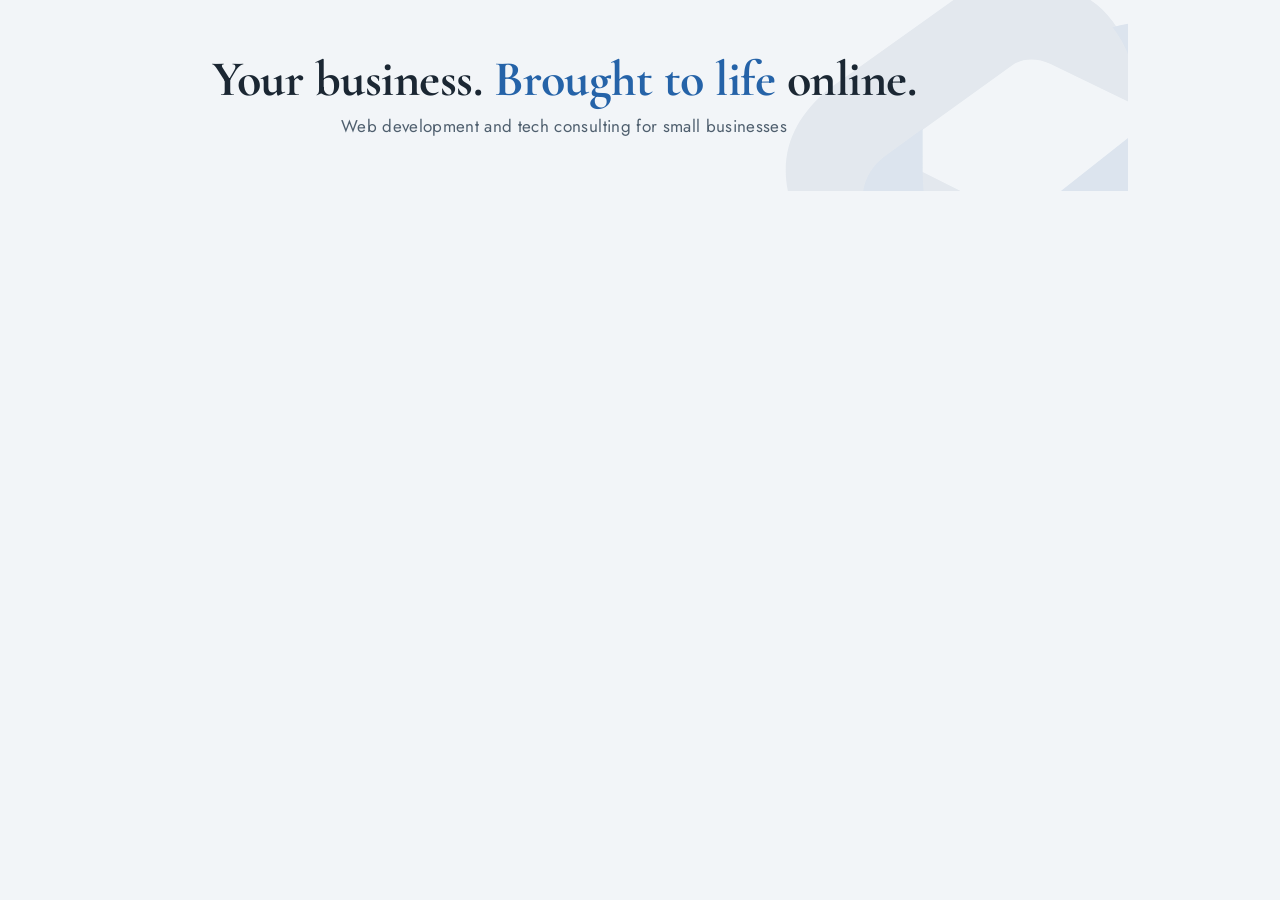
<file: assets/linkedin/cover.html>
<!doctype html>
<html lang="en"><head><meta charset="utf-8"><title>LinkedIn cover</title>
<link rel="preconnect" href="https://fonts.googleapis.com"><link rel="preconnect" href="https://fonts.gstatic.com" crossorigin>
<link href="https://fonts.googleapis.com/css2?family=Cormorant+Garamond:wght@700&family=Jost:wght@400&display=block" rel="stylesheet">
<style>
  html,body{margin:0;width:1128px;height:191px;overflow:hidden;background:#F2F5F8}
  .cover{position:relative;width:1128px;height:191px;display:flex;flex-direction:column;align-items:center;justify-content:center;gap:10px}
  .ghost{position:absolute;right:-150px;top:-120px;width:520px;height:520px}
  h1{position:relative;margin:0;font-family:'Cormorant Garamond',serif;font-weight:700;font-size:50px;line-height:1;letter-spacing:-0.01em;color:#1B2733}
  h1 em{font-style:normal;color:#2563A8}
  p{position:relative;margin:0;font-family:'Jost',sans-serif;font-weight:400;font-size:17px;letter-spacing:0.02em;color:#4F5F6E}
</style></head><body>
<div class="cover">
  <svg class="ghost" xmlns="http://www.w3.org/2000/svg" viewBox="80 116 600 600" aria-hidden="true"><path fill="#E3E8EE" d="M252 555C175 564 112 523 112 451C112 413 131 383 162 357L309 252C360 216 417 228 458 251C496 273 517 318 518 377L417 328C402 321 385 321 373 330L226 436C219 441 213 447 209 455L270 453L368 502C381 507 392 502 402 497L498 490L507 541L459 578C438 594 412 601 389 601C350 601 318 583 296 550Z"/><path fill="#DCE4EE" d="M489 286C557 265 623 305 641 353C655 394 639 442 608 469L521 538C498 556 469 551 446 539L373 504C386 506 397 501 404 495L514 408C517 406 518 399 518 388C518 345 510 312 489 286Z M270 403L226 435C207 449 198 471 201 495C204 524 224 546 252 555C268 557 284 554 296 550C279 526 270 490 270 453Z"/></svg>
  <h1>Your business. <em>Brought to life</em> online.</h1>
  <p>Web development and tech consulting for small businesses</p>
</div>
</body></html>
</file>
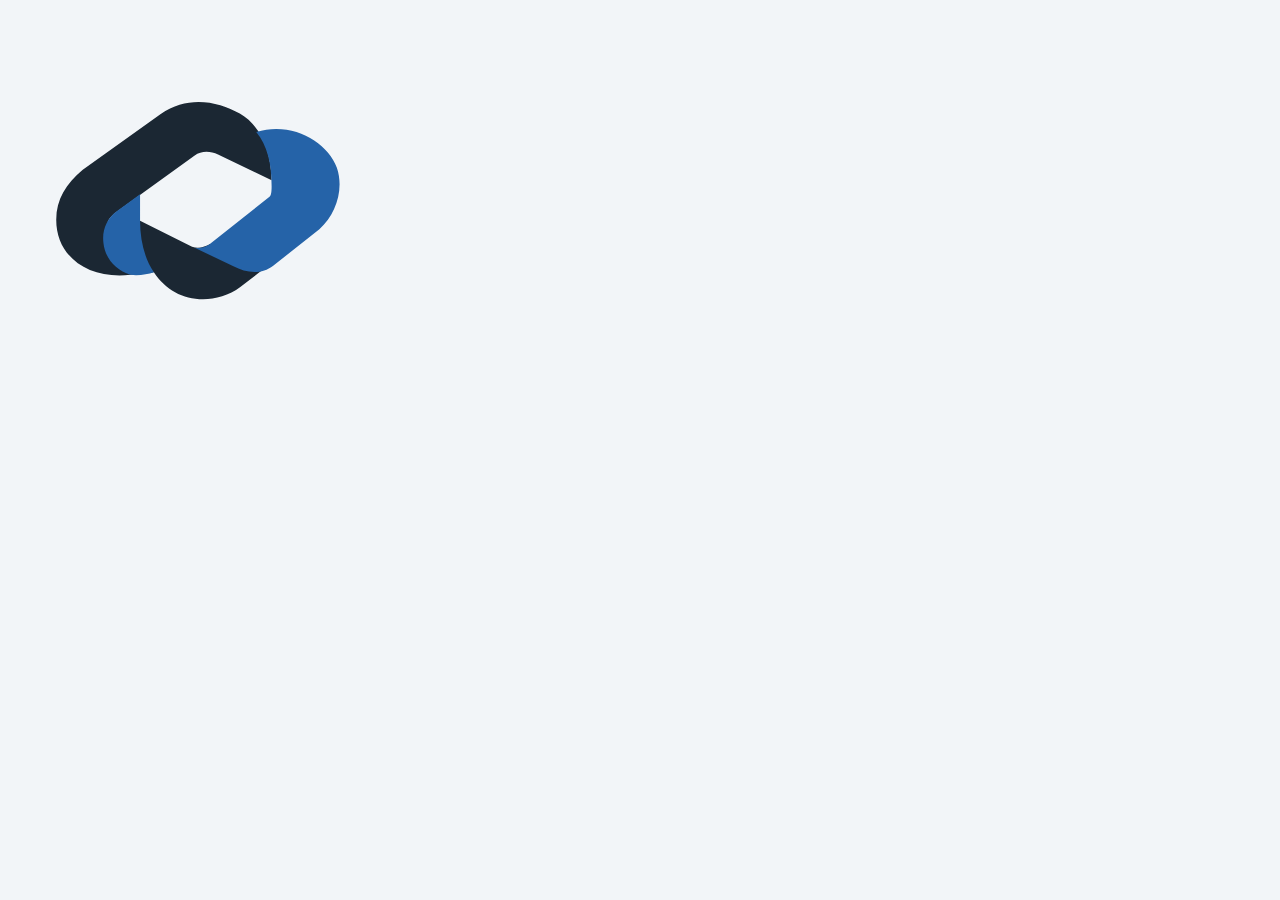
<file: assets/linkedin/logo.html>
<!doctype html>
<html lang="en"><head><meta charset="utf-8"><title>LinkedIn logo</title>
<style>html,body{margin:0;width:400px;height:400px;background:#F2F5F8}svg{display:block;width:400px;height:400px}</style>
</head><body>
<svg xmlns="http://www.w3.org/2000/svg" viewBox="6 37 754 754" aria-hidden="true"><path fill="#1B2733" d="M252 555C175 564 112 523 112 451C112 413 131 383 162 357L309 252C360 216 417 228 458 251C496 273 517 318 518 377L417 328C402 321 385 321 373 330L226 436C219 441 213 447 209 455L270 453L368 502C381 507 392 502 402 497L498 490L507 541L459 578C438 594 412 601 389 601C350 601 318 583 296 550Z"/><path fill="#2563A8" d="M489 286C557 265 623 305 641 353C655 394 639 442 608 469L521 538C498 556 469 551 446 539L373 504C386 506 397 501 404 495L514 408C517 406 518 399 518 388C518 345 510 312 489 286Z M270 403L226 435C207 449 198 471 201 495C204 524 224 546 252 555C268 557 284 554 296 550C279 526 270 490 270 453Z"/></svg>
</body></html>
</file>
<file: css/styles.css>
*,
*::before,
*::after {
   box-sizing: border-box;
   margin: 0;
   padding: 0;
}

:root {
   --font-display: 'Cormorant Garamond', serif;
   --font-body: 'Jost', sans-serif;
   --black: #1b2733;
   --white: #f2f5f8;
   --accent: #2563a8;
   --accent-dark: #1a4d8a;
   --gray: #e5e9ee;
   --mid: #b8c2cc;
   --text-muted: #4f5f6e;
   --body-text: #364452;
   --nav-height: 93px;
}

html {
   scroll-behavior: smooth;
}

@media (prefers-reduced-motion: reduce) {

   *,
   *::before,
   *::after {
      animation-duration: 0.01ms !important;
      animation-iteration-count: 1 !important;
      transition-duration: 0.01ms !important;
   }

   html {
      scroll-behavior: auto;
   }

   .marquee-track,
   .cred-dot--available {
      animation: none !important;
   }
}

body {
   background: var(--white);
   color: var(--black);
   font-family: var(--font-body);
   font-weight: 400;
   overflow-x: hidden;
   font-size: 1rem;
   line-height: 1.6;
}

/* SKIP LINK */
.skip-link {
   position: fixed !important;
   top: -9999px !important;
   left: -9999px !important;
   width: 1px;
   height: 1px;
   overflow: hidden;
   clip: rect(0, 0, 0, 0);
   white-space: nowrap;
   background: var(--accent);
   color: var(--black);
   padding: 0.75rem 1.5rem;
   font-family: var(--font-display);
   font-weight: 700;
   font-size: 0.9rem;
   text-decoration: none;
   z-index: 9999;
}

.skip-link:focus {
   top: 1rem !important;
   left: 1rem !important;
   width: auto;
   height: auto;
   clip: auto;
   overflow: visible;
}

/* FOCUS */
:focus-visible {
   outline: 3px solid var(--accent);
   outline-offset: 3px;
}

/* NOISE OVERLAY */
body::before {
   content: '';
   position: fixed;
   inset: 0;
   background-image: url("data:image/svg+xml,%3Csvg viewBox='0 0 256 256' xmlns='http://www.w3.org/2000/svg'%3E%3Cfilter id='noise'%3E%3CfeTurbulence type='fractalNoise' baseFrequency='0.9' numOctaves='4' stitchTiles='stitch'/%3E%3C/filter%3E%3Crect width='100%25' height='100%25' filter='url(%23noise)' opacity='0.04'/%3E%3C/svg%3E");
   pointer-events: none;
   z-index: 999;
   opacity: 0.4;
}

/* NAV BUTTON SIZE */
#main-nav .btn-primary {
   font-size: 0.85rem;
   padding: 0.6rem 1.4rem;
}

/* MAIN NAV — scoped to #main-nav only */
#main-nav {
   position: fixed;
   top: 0;
   left: 0;
   right: 0;
   z-index: 100;
   padding: 1.5rem 3rem;
   display: flex;
   justify-content: space-between;
   align-items: center;
   border-bottom: 1px solid rgba(27, 39, 51, 0.15);
   background: rgba(242, 245, 248, 0.95);
   backdrop-filter: blur(12px);
}

#main-nav .nav-logo {
   font-family: var(--font-display);
   font-weight: 800;
   font-size: 1.43rem;
   letter-spacing: 0.02em;
   color: var(--black);
   text-decoration: none;
}

#main-nav .nav-logo span {
   color: var(--accent);
}

/* The logo lockup (mark + wordmark). Its height stays inside the nav's fixed --nav-height. */
#main-nav .nav-logo img {
   display: block;
   height: 44px;
   width: auto;
}

#main-nav .nav-links {
   display: flex;
   gap: 2.5rem;
   list-style: none;
}

#main-nav .nav-links a {
   color: var(--text-muted);
   text-decoration: none;
   font-size: 0.9rem;
   letter-spacing: 0.06em;
   text-transform: uppercase;
   transition: color 0.2s;
   padding: 0.25rem 0;
}

#main-nav .nav-links a:hover,
#main-nav .nav-links a:focus-visible {
   color: var(--accent);
}

/* HERO */
.hero {
   min-height: 100vh;
   display: grid;
   grid-template-columns: 1fr 1fr;
   align-items: center;
   padding: 7rem 3rem 4rem;
   position: relative;
   overflow: hidden;
}

.hero::after {
   content: '';
   position: absolute;
   top: -20%;
   right: -10%;
   width: 600px;
   height: 600px;
   background: radial-gradient(circle, rgba(37, 99, 168, 0.08) 0%, transparent 70%);
   pointer-events: none;
}

.hero-left {
   max-width: 640px;
}

.hero-title {
   font-family: var(--font-display);
   font-weight: 800;
   font-size: clamp(3.2rem, 7vw, 6.5rem);
   line-height: 1.08;
   letter-spacing: -0.02em;
   margin-bottom: 1.5rem;
   opacity: 0;
   animation: fadeUp 0.8s ease forwards 0.4s;
}

.hero-title em {
   font-style: normal;
   color: var(--accent);
   position: relative;
   display: inline-block;
}

.hero-title em::after {
   content: '';
   position: absolute;
   bottom: 4px;
   left: 0;
   right: 0;
   height: 3px;
   background: var(--accent-dark);
   transform: scaleX(0);
   transform-origin: left;
   animation: lineExpand 0.6s ease forwards 1.2s;
}

.hero-sub {
   font-size: 1.1rem;
   line-height: 1.8;
   color: var(--body-text);
   margin-bottom: 2.5rem;
   max-width: 480px;
   opacity: 0;
   animation: fadeUp 0.8s ease forwards 0.6s;
}

.hero-cta {
   display: flex;
   gap: 1rem;
   flex-wrap: wrap;
   opacity: 0;
   animation: fadeUp 0.8s ease forwards 0.8s;
}

.btn-primary {
   background: var(--accent);
   color: var(--white);
   padding: 0.9rem 2rem;
   font-family: var(--font-display);
   font-weight: 700;
   font-size: 0.95rem;
   letter-spacing: 0.05em;
   text-decoration: none;
   display: inline-flex;
   align-items: center;
   justify-content: center;
   min-height: 44px;
   transition: transform 0.15s, background 0.15s;
}

.btn-primary:hover {
   background: #1a4d8a;
   transform: translateY(-2px);
}

.btn-ghost {
   background: none;
   cursor: pointer;
   border: 2px solid rgba(27, 39, 51, 0.35);
   color: var(--black);
   padding: 0.9rem 2rem;
   font-family: var(--font-display);
   font-weight: 600;
   font-size: 0.95rem;
   letter-spacing: 0.05em;
   text-decoration: none;
   display: inline-flex;
   align-items: center;
   justify-content: center;
   min-height: 44px;
   transition: border-color 0.15s, color 0.15s, transform 0.15s;
}

.btn-ghost:hover,
.btn-ghost:focus-visible {
   border-color: var(--accent);
   color: var(--accent);
   transform: translateY(-2px);
}

.hero-right {
   display: flex;
   justify-content: flex-end;
   align-items: center;
   opacity: 0;
   animation: fadeIn 1s ease forwards 0.9s;
}

.cred-panel {
   width: 340px;
   display: flex;
   flex-direction: column;
   gap: 1px;
   background: var(--mid);
   border: 1px solid var(--mid);
}

.cred-card {
   background: var(--gray);
   padding: 1.75rem 2rem;
   display: flex;
   align-items: center;
   gap: 1.25rem;
   transition: background 0.2s;
}

.cred-card:hover {
   background: #cdd3da;
}

.cred-icon {
   width: 44px;
   height: 44px;
   flex-shrink: 0;
   background: rgba(37, 99, 168, 0.12);
   border: 1px solid rgba(37, 99, 168, 0.25);
   display: flex;
   align-items: center;
   justify-content: center;
   color: var(--accent);
}

.cred-icon svg {
   width: 20px;
   height: 20px;
}

.cred-value {
   font-family: var(--font-display);
   font-weight: 800;
   font-size: 1.4rem;
   color: var(--black);
   line-height: 1.1;
   margin-bottom: 0.2rem;
}

.cred-label {
   font-size: 0.8rem;
   color: var(--text-muted);
   letter-spacing: 0.06em;
   text-transform: uppercase;
}

.cred-footer {
   background: var(--accent);
   padding: 1.25rem 2rem;
   display: flex;
   flex-direction: column;
   gap: 0.4rem;
}

.cred-footer-label {
   font-family: var(--font-display);
   font-size: 0.8rem;
   letter-spacing: 0.12em;
   text-transform: uppercase;
   color: var(--white);
   opacity: 0.75;
}

.cred-footer-status {
   display: flex;
   align-items: center;
   gap: 0.75rem;
}

.cred-footer-text {
   font-family: var(--font-body);
   font-weight: 700;
   font-size: 0.85rem;
   color: var(--white);
   letter-spacing: 0.04em;
}

.cred-dot {
   width: 10px;
   height: 10px;
   border-radius: 50%;
   flex-shrink: 0;
}

.cred-dot--available {
   background: #4ade80;
   animation: pulse-dot 2s ease-in-out infinite;
}

.cred-dot--unavailable {
   background: #94a3b8;
}

@keyframes pulse-dot {

   0%,
   100% {
      opacity: 1;
      transform: scale(1);
   }

   50% {
      opacity: 0.6;
      transform: scale(0.85);
   }
}

/* MARQUEE */
.marquee-wrap {
   position: fixed;
   top: var(--nav-height);
   left: 0;
   right: 0;
   z-index: 99;
   border-top: 1px solid var(--mid);
   border-bottom: 1px solid var(--mid);
   overflow: hidden;
   padding: 1rem 0;
   background: var(--gray);
   -webkit-mask-image: linear-gradient(to right, transparent 0%, black 8%, black 92%, transparent 100%);
   mask-image: linear-gradient(to right, transparent 0%, black 8%, black 92%, transparent 100%);
}

.marquee-track {
   display: flex;
   gap: 3rem;
   animation: marquee 20s linear infinite;
   white-space: nowrap;
}

.marquee-item {
   font-family: var(--font-display);
   font-weight: 600;
   font-size: 0.85rem;
   letter-spacing: 0.15em;
   text-transform: uppercase;
   color: var(--text-muted);
   flex-shrink: 0;
}

.marquee-item span {
   color: var(--accent);
   margin-right: 3rem;
}

/* SECTIONS */
section {
   padding: 6rem 3rem;
   scroll-margin-top: calc(var(--nav-height) + 55px);
}

.section-label {
   font-size: 0.75rem;
   letter-spacing: 0.2em;
   text-transform: uppercase;
   color: var(--accent);
   margin-bottom: 1rem;
}

.section-title {
   font-family: var(--font-display);
   font-weight: 800;
   font-size: clamp(2.2rem, 4vw, 3.6rem);
   line-height: 1.1;
   letter-spacing: -0.02em;
   margin-bottom: 1.5rem;
}

.section-body {
   color: var(--body-text);
   font-size: 1.05rem;
   line-height: 1.8;
   max-width: 560px;
}

.pricing-starting-from {
   margin-top: 1.25rem;
   font-size: 0.95rem;
   color: var(--body-text);
   border-left: 3px solid var(--accent);
   padding-left: 1rem;
}

.pricing-starting-from strong {
   color: var(--black);
}

/* SERVICES */
.services-grid {
   display: grid;
   grid-template-columns: repeat(auto-fit, minmax(280px, 1fr));
   gap: 1px;
   background: var(--mid);
   border: 1px solid var(--mid);
   margin-top: 4rem;
}

.service-card {
   background: var(--white);
   padding: 2.5rem;
   position: relative;
   overflow: hidden;
   transition: background 0.3s;
}

.service-card::before {
   content: '';
   position: absolute;
   top: 0;
   left: 0;
   right: 0;
   height: 3px;
   background: var(--accent);
   transform: scaleX(0);
   transform-origin: left;
   transition: transform 0.3s ease;
}

.service-card:hover {
   background: var(--gray);
}

.service-card:hover::before {
   transform: scaleX(1);
}

.service-num {
   font-family: var(--font-display);
   font-weight: 800;
   font-size: 3rem;
   color: rgba(37, 99, 168, 0.12);
   line-height: 1;
   margin-bottom: 1rem;
   transition: color 0.3s;
}

.service-card:hover .service-num {
   color: rgba(37, 99, 168, 0.22);
}

.service-title {
   font-family: var(--font-display);
   font-weight: 700;
   font-size: 1.2rem;
   margin-bottom: 0.75rem;
   color: var(--black);
}

.service-desc {
   font-size: 0.95rem;
   color: var(--body-text);
   line-height: 1.75;
}

/* ABOUT */
#about {
   background: var(--gray);
}

.about-body-intro {
   margin-bottom: 1.5rem;
}

.about-stat-num .stat-icon-arrow {
   width: 1em;
   height: 1em;
   vertical-align: middle;
}

.about-stat-num .stat-icon-infinity {
   width: 1.6em;
   height: 0.8em;
   vertical-align: middle;
}

.about-inner {
   display: grid;
   grid-template-columns: 1fr 1fr;
   gap: 6rem;
   align-items: center;
}

.about-accent-block {
   background: var(--gray);
   border: 1px solid var(--mid);
   padding: 3rem;
   position: relative;
}

.about-accent-block::before {
   content: '\201C';
   position: absolute;
   top: -1rem;
   left: 2rem;
   font-family: var(--font-display);
   font-size: 6rem;
   color: var(--accent);
   line-height: 1;
}

.about-quote {
   font-family: var(--font-display);
   font-weight: 600;
   font-size: 1.25rem;
   line-height: 1.6;
   color: var(--black);
   margin-bottom: 1.5rem;
   padding-top: 2rem;
}

.about-attribution {
   font-size: 0.85rem;
   color: var(--text-muted);
   letter-spacing: 0.05em;
}

.about-stats {
   display: grid;
   grid-template-columns: 1fr 1fr;
   gap: 1.5rem;
   margin-top: 2rem;
}

.about-stat-block {
   padding-left: 0;
}

.about-stat-num {
   font-family: var(--font-body);
   font-weight: 800;
   font-size: 1.5rem;
   color: var(--accent-dark);
}

.about-stat-label {
   font-size: 0.85rem;
   color: var(--body-text);
   line-height: 1.4;
}

/* PROCESS */
.how-grid {
   display: grid;
   grid-template-columns: repeat(auto-fit, minmax(220px, 1fr));
   gap: 1px;
   margin-top: 4rem;
   list-style: none;
   padding: 0;
   background: var(--mid);
   border: 1px solid var(--mid);
}

.how-step {
   position: relative;
   padding: 2.5rem;
   background: var(--white);
   overflow: hidden;
   transition: background 0.3s;
}

.how-step::before {
   content: '';
   position: absolute;
   top: 0;
   left: 0;
   right: 0;
   height: 3px;
   background: var(--accent);
   transform: scaleX(0);
   transform-origin: left;
   transition: transform 0.3s ease;
}

.how-step:hover {
   background: var(--gray);
}

.how-step:hover::before {
   transform: scaleX(1);
}

.step-num {
   font-family: var(--font-display);
   font-weight: 800;
   font-size: 1.1rem;
   color: var(--accent);
   letter-spacing: 0.15em;
   margin-bottom: 0.75rem;
   opacity: 1;
}

.step-title {
   font-family: var(--font-display);
   font-weight: 700;
   font-size: 1.1rem;
   margin-bottom: 0.75rem;
   color: var(--black);
}

.step-desc {
   font-size: 0.95rem;
   color: var(--body-text);
   line-height: 1.75;
}


/* PRICING */
.pricing-section {
   background: var(--gray);
}

.pricing-cards-stack {
   display: flex;
   flex-direction: column;
   gap: 1.5rem;
}

.pricing-inner {
   display: grid;
   grid-template-columns: 1fr 1fr;
   gap: 4rem;
   align-items: start;
   margin-top: 4rem;
}

.pricing-card {
   background: var(--white);
   border: 1px solid var(--mid);
   padding: 2.5rem;
   position: relative;
   overflow: hidden;
   transition: background 0.3s;
}

.pricing-card::before {
   content: '';
   position: absolute;
   top: 0;
   left: 0;
   right: 0;
   height: 3px;
   background: var(--accent);
   transform: scaleX(0);
   transform-origin: left;
   transition: transform 0.3s ease;
}

.pricing-card:hover {
   background: var(--gray);
}

.pricing-card:hover::before {
   transform: scaleX(1);
}

.pricing-card-title {
   font-family: var(--font-display);
   font-weight: 700;
   font-size: 1.5rem;
   color: var(--black);
   margin-bottom: 0.5rem;
}

.pricing-card-sub {
   font-size: 0.8rem;
   letter-spacing: 0.1em;
   text-transform: uppercase;
   color: var(--accent);
   margin-bottom: 1.25rem;
}

.pricing-card-desc {
   font-size: 0.95rem;
   color: var(--body-text);
   line-height: 1.75;
   margin-bottom: 1.5rem;
}

.pricing-card-items {
   list-style: none;
   padding: 0;
   display: flex;
   flex-direction: column;
   gap: 0.6rem;
}

.pricing-card-items li {
   font-size: 0.9rem;
   color: var(--body-text);
   padding-left: 1.25rem;
   position: relative;
}

.pricing-card-items li::before {
   content: '';
   position: absolute;
   left: 0;
   top: 0.55em;
   width: 6px;
   height: 6px;
   border-radius: 50%;
   background: var(--accent);
}

.pricing-message {
   border-left: 3px solid var(--accent);
   padding: 2rem 2.5rem;
   background: var(--gray);
}

.pricing-message-title {
   font-family: var(--font-display);
   font-weight: 700;
   font-size: 1.6rem;
   line-height: 1.2;
   color: var(--black);
   margin-bottom: 1rem;
}

.pricing-message-body {
   font-size: 1rem;
   color: var(--body-text);
   line-height: 1.8;
   margin-bottom: 1rem;
}

.pricing-message-cta {
   background: none;
   border: none;
   cursor: pointer;
   font-family: var(--font-display);
   font-weight: 600;
   font-size: 1rem;
   color: var(--accent);
   text-decoration: none;
   letter-spacing: 0.03em;
   transition: color 0.2s;
}

.pricing-message-cta:hover {
   color: var(--white);
}

@media (max-width: 900px) {
   .pricing-inner {
      grid-template-columns: 1fr;
      gap: 2rem;
   }
}

/* CTA BAND */
.cta-band {
   background: var(--accent);
   color: var(--white);
   padding: 5rem 3rem;
   display: flex;
   justify-content: space-between;
   align-items: center;
   gap: 2rem;
   flex-wrap: wrap;
}

.cta-band-title {
   font-family: var(--font-display);
   font-weight: 800;
   font-size: clamp(2rem, 4vw, 3.4rem);
   line-height: 1.1;
   max-width: 560px;
   color: var(--white);
}

.cta-band-title em {
   font-style: normal;
   text-decoration: underline;
   text-decoration-color: rgba(242, 245, 248, 0.5);
}

.btn-dark {
   background: var(--white);
   color: var(--black);
   padding: 1rem 2.5rem;
   font-family: var(--font-display);
   font-weight: 700;
   font-size: 0.95rem;
   letter-spacing: 0.05em;
   text-decoration: none;
   display: inline-flex;
   align-items: center;
   justify-content: center;
   min-height: 44px;
   transition: transform 0.15s, background 0.15s;
   white-space: nowrap;
}

.btn-dark:hover,
.btn-dark:focus-visible {
   background: #263749;
   transform: translateY(-2px);
}

.cta-band .btn-dark {
   border: 2px solid rgba(242, 245, 248, 0.5);
   cursor: pointer;
   transition: border-color 0.15s, transform 0.15s;
}

.cta-band .btn-dark:hover,
.cta-band .btn-dark:focus-visible {
   background: var(--white);
   color: var(--black);
   border-color: var(--white);
   transform: translateY(-2px);
}

/* CONTACT SECTION */
.contact-section {
   background: var(--white);
}

.contact-inner {
   display: grid;
   grid-template-columns: 1fr 1fr;
   gap: 6rem;
   align-items: start;
}

.contact-label {
   font-size: 0.75rem;
   letter-spacing: 0.2em;
   text-transform: uppercase;
   color: var(--accent);
   margin-bottom: 1rem;
}

.contact-title {
   font-family: var(--font-display);
   font-weight: 800;
   font-size: clamp(2.2rem, 4vw, 3.6rem);
   line-height: 1.1;
   letter-spacing: -0.02em;
   color: var(--black);
   margin-bottom: 2rem;
}

.contact-title em {
   font-style: normal;
   color: var(--accent);
}

.btn-contact {
   background: var(--accent);
   color: var(--white);
   border: none;
   padding: 1rem 2.25rem;
   font-family: var(--font-display);
   font-weight: 700;
   font-size: 1rem;
   letter-spacing: 0.05em;
   cursor: pointer;
   display: inline-flex;
   align-items: center;
   justify-content: center;
   min-height: 44px;
   transition: background 0.15s, transform 0.15s;
}

.btn-contact:hover,
.btn-contact:focus-visible {
   background: var(--accent-dark);
   transform: translateY(-2px);
}

.contact-steps-heading {
   font-size: 0.75rem;
   letter-spacing: 0.2em;
   text-transform: uppercase;
   color: var(--accent);
   margin-bottom: 1.5rem;
}

.contact-steps {
   display: grid;
   grid-template-columns: 1fr;
   gap: 1px;
   list-style: none;
   padding: 0;
   background: var(--mid);
   border: 1px solid var(--mid);
}

.contact-step {
   position: relative;
   padding: 0.5rem 2.5rem;
   background: var(--white);
   overflow: hidden;
   transition: background 0.3s;
}

.contact-step::before {
   content: '';
   position: absolute;
   top: 0;
   left: 0;
   right: 0;
   height: 3px;
   background: var(--accent);
   transform: scaleX(0);
   transform-origin: left;
   transition: transform 0.3s ease;
}

.contact-step:hover {
   background: var(--gray);
}

.contact-step:hover::before {
   transform: scaleX(1);
}

.contact-step-num {
   font-family: var(--font-display);
   font-weight: 800;
   font-size: 1.1rem;
   color: var(--accent);
   letter-spacing: 0.15em;
   margin-bottom: 0.75rem;
   opacity: 1;
}

.contact-step-title {
   display: block;
   font-family: var(--font-display);
   font-weight: 700;
   font-size: 1.1rem;
   color: var(--black);
   margin-bottom: 0.75rem;
}

.contact-step-desc {
   font-size: 0.95rem;
   color: var(--body-text);
   line-height: 1.75;
}

@media (max-width: 900px) {
   .contact-inner {
      grid-template-columns: 1fr;
      gap: 3rem;
   }
}

@media (max-width: 600px) {
   .btn-contact {
      width: 100%;
      justify-content: center;
   }
}

/* FOOTER */
.site-footer {
   padding: 3rem;
   border-top: 1px solid var(--mid);
   display: flex;
   justify-content: space-between;
   align-items: center;
   flex-wrap: wrap;
   gap: 1rem;
}

.footer-logo {
   font-family: var(--font-display);
   font-weight: 800;
   font-size: 1rem;
   color: var(--black);
}

.footer-logo span,
.brand-accent {
   color: var(--accent);
}

.footer-copy {
   font-size: 0.85rem;
   color: var(--text-muted);
}

.footer-links {
   display: flex;
   gap: 1.5rem;
}

.footer-links a {
   color: var(--text-muted);
   text-decoration: underline;
   font-size: 0.85rem;
   transition: color 0.2s;
   min-height: 44px;
   display: inline-flex;
   align-items: center;
}

.footer-links a:hover,
.footer-links a:focus-visible {
   color: var(--accent);
}

/* ANIMATIONS */
@keyframes fadeUp {
   from {
      opacity: 0;
      transform: translateY(24px);
   }

   to {
      opacity: 1;
      transform: translateY(0);
   }
}

@keyframes fadeIn {
   from {
      opacity: 0;
   }

   to {
      opacity: 1;
   }
}

@keyframes marquee {
   from {
      transform: translateX(0);
   }

   to {
      transform: translateX(-50%);
   }
}

@keyframes lineExpand {
   to {
      transform: scaleX(1);
   }
}

/* SCROLL REVEAL */
.reveal {
   opacity: 0;
   transform: translateY(30px);
   transition: opacity 0.7s ease, transform 0.7s ease;
}

.reveal.visible {
   opacity: 1;
   transform: translateY(0);
}

/* HAMBURGER BUTTON */
.nav-hamburger {
   display: none;
   background: none;
   border: none;
   cursor: pointer;
   padding: 0.5rem;
   min-height: 44px;
   min-width: 44px;
   align-items: center;
   justify-content: center;
   flex-direction: column;
   gap: 5px;
}

.nav-hamburger-bar {
   display: block;
   width: 22px;
   height: 2px;
   background: var(--black);
   border-radius: 2px;
   transition: transform 0.3s ease, opacity 0.3s ease;
   transform-origin: center;
}

.nav-hamburger.open .nav-hamburger-bar:nth-child(1) {
   transform: translateY(7px) rotate(45deg);
}

.nav-hamburger.open .nav-hamburger-bar:nth-child(2) {
   opacity: 0;
   transform: scaleX(0);
}

.nav-hamburger.open .nav-hamburger-bar:nth-child(3) {
   transform: translateY(-7px) rotate(-45deg);
}

/* MOBILE NAV PANEL */
.mobile-nav {
   display: none;
   position: fixed;
   top: var(--nav-height);
   left: 0;
   right: 0;
   background: rgba(242, 245, 248, 0.98);
   backdrop-filter: blur(12px);
   border-bottom: 1px solid rgba(27, 39, 51, 0.15);
   z-index: 100;
   flex-direction: column;
   padding: 0.25rem 1.5rem 1.25rem;
   opacity: 0;
   visibility: hidden;
   transition: opacity 0.25s ease, visibility 0.25s ease;
}

.mobile-nav.open {
   opacity: 1;
   visibility: visible;
}

.mobile-nav-links {
   list-style: none;
   display: flex;
   flex-direction: column;
}

.mobile-nav-links li {
   border-bottom: 1px solid var(--gray);
}

.mobile-nav-links li:last-child {
   border-bottom: none;
}

.mobile-nav-links a {
   display: flex;
   align-items: center;
   padding: 0.9rem 0;
   color: var(--text-muted);
   text-decoration: none;
   font-size: 0.9rem;
   letter-spacing: 0.06em;
   text-transform: uppercase;
   transition: color 0.2s;
   min-height: 44px;
}

.mobile-nav-links a:hover,
.mobile-nav-links a:focus-visible {
   color: var(--accent);
}

.mobile-nav-cta {
   margin-top: 1.25rem;
   align-self: flex-start;
}

/* RESPONSIVE */
@media (max-width: 900px) {
   :root {
      --nav-height: 84px;
   }

   #main-nav .nav-logo img {
      height: 40px;
   }

   #main-nav {
      padding: 1.25rem 1.5rem;
   }

   #main-nav .nav-links {
      display: none;
   }

   #main-nav .btn-primary {
      display: none;
   }

   .nav-hamburger {
      display: flex;
   }

   .mobile-nav {
      display: flex;
   }

   .hero {
      grid-template-columns: 1fr;
      padding: 9rem 1.5rem 3rem;
   }

   .hero-right {
      display: flex;
      justify-content: flex-start;
      margin-top: 2.5rem;
   }

   .cred-panel {
      width: 100%;
   }

   .cred-card {
      padding: 1.25rem 1.5rem;
   }

   section {
      padding: 4rem 1.5rem;
   }

   .about-inner {
      grid-template-columns: 1fr;
      gap: 3rem;
   }

   .cta-band {
      padding: 3.5rem 1.5rem;
   }

   .site-footer {
      padding: 2rem 1.5rem;
      flex-direction: column;
      align-items: flex-start;
   }
}

/* MODAL */
.modal-overlay {
   position: fixed;
   inset: 0;
   background: rgba(27, 39, 51, 0.85);
   z-index: 1000;
   display: flex;
   align-items: center;
   justify-content: center;
   padding: 1.5rem;
   opacity: 0;
   pointer-events: none;
   transition: opacity 0.3s ease;
}

.modal-overlay.open {
   opacity: 1;
   pointer-events: all;
}

.modal {
   background: var(--gray);
   border: 1px solid var(--mid);
   width: 100%;
   max-width: 520px;
   padding: 3rem;
   position: relative;
   transform: translateY(20px);
   transition: transform 0.3s ease;
}

.modal-overlay.open .modal {
   transform: translateY(0);
}

.modal-close {
   position: absolute;
   top: 1.25rem;
   right: 1.25rem;
   background: none;
   border: none;
   color: var(--text-muted);
   cursor: pointer;
   font-size: 1.5rem;
   line-height: 1;
   padding: 0.25rem 0.5rem;
   transition: color 0.2s;
}

.modal-close:hover {
   color: var(--black);
}

.modal-title {
   font-family: var(--font-display);
   font-weight: 700;
   font-size: 2rem;
   color: var(--black);
   margin-bottom: 0.4rem;
}

.modal-sub {
   font-size: 0.9rem;
   color: var(--text-muted);
   margin-bottom: 2rem;
}

.modal form {
   display: flex;
   flex-direction: column;
   gap: 1.25rem;
}

.form-group {
   display: flex;
   flex-direction: column;
   gap: 0.4rem;
}

.form-group label {
   font-size: 0.8rem;
   letter-spacing: 0.08em;
   text-transform: uppercase;
   color: var(--text-muted);
}

.form-group input,
.form-group textarea,
.form-group select {
   background: var(--white);
   border: 1px solid var(--mid);
   color: var(--black);
   font-family: var(--font-body);
   font-size: 0.95rem;
   padding: 0.75rem 1rem;
   width: 100%;
   transition: border-color 0.2s;
   outline: none;
}

.form-group input:focus,
.form-group textarea:focus,
.form-group select:focus {
   border-color: var(--accent);
}

.form-group textarea {
   resize: vertical;
   min-height: 120px;
}

.form-group select option {
   background: var(--white);
}

.form-submit {
   background: var(--accent);
   color: var(--white);
   border: none;
   padding: 0.9rem 2rem;
   font-family: var(--font-display);
   font-weight: 700;
   font-size: 1rem;
   letter-spacing: 0.05em;
   cursor: pointer;
   transition: background 0.15s, transform 0.15s;
   align-self: flex-start;
   min-height: 44px;
   min-width: 44px;
}

.form-submit:hover {
   background: #1a4d8a;
   transform: translateY(-2px);
}

.form-warning {
   display: none;
   font-size: 0.78rem;
   color: var(--accent);
   letter-spacing: 0.03em;
}

.form-group.has-warning .form-warning {
   display: block;
}

.form-group.has-warning input,
.form-group.has-warning textarea,
.form-group.has-warning select {
   border-color: var(--accent);
}

.form-success {
   display: none;
   text-align: center;
   padding: 2rem 0;
}

.form-success-icon {
   font-size: 3rem;
   margin-bottom: 1rem;
}

.form-success-title {
   font-family: var(--font-display);
   font-weight: 700;
   font-size: 1.6rem;
   color: var(--black);
   margin-bottom: 0.5rem;
}

.form-success-msg {
   font-size: 0.95rem;
   color: var(--text-muted);
}

/* SMALL SCREEN MODAL & LAYOUT TWEAKS */
@media (max-width: 600px) {
   .modal-overlay {
      align-items: flex-start;
      padding: 1rem;
      overflow-y: auto;
   }

   .modal {
      padding: 1.75rem 1.25rem;
      max-height: none;
   }

   .cta-band {
      flex-direction: column;
      align-items: flex-start;
   }

   .cta-band .btn-dark {
      width: 100%;
      justify-content: center;
   }

   .hero-cta {
      flex-direction: column;
   }

   .hero-cta .btn-primary,
   .hero-cta .btn-ghost {
      width: 100%;
      justify-content: center;
   }
}
</file>
<file: nudge-inator/shared.css>
/* Shared look for every page in the /nudge-inator/ section: the system font, colors, dark mode and the soft-tray footer. */
:root {
  --bg: #EDF3F3;
  --fg: #0E1A1C;
  --muted: #45585A;
  --accent: #04666B;
  --frame: #0E1A1C;
  --dot: #B9CACB;
  /* The system font: SF Pro on Apple devices, as in the app. Segoe UI, Roboto or the desktop sans elsewhere. */
  --font: -apple-system, system-ui, BlinkMacSystemFont, "Segoe UI", Roboto, "Helvetica Neue", Arial, sans-serif;
  color-scheme: light;
  padding-top: env(safe-area-inset-top, 0px);
  padding-bottom: env(safe-area-inset-bottom, 0px);
}
@media (prefers-color-scheme: dark) {
  :root:not([data-theme="light"]) { --bg: #0B1315; --fg: #EAF4F4; --muted: #A7BBBC; --accent: #07DDE6; --frame: #22393C; --dot: #2E4A4E; color-scheme: dark; }
}
:root[data-theme="dark"] { --bg: #0B1315; --fg: #EAF4F4; --muted: #A7BBBC; --accent: #07DDE6; --frame: #22393C; --dot: #2E4A4E; color-scheme: dark; }

*, *::before, *::after { box-sizing: border-box; }
[hidden] { display: none !important; }
html { height: 100%; }
body {
  margin: 0; min-height: 100%; display: flex; flex-direction: column;
  background: var(--bg); color: var(--fg); font: 1rem/1.6 var(--font);
  padding-left: max(16px, env(safe-area-inset-left, 0px));
  padding-right: max(16px, env(safe-area-inset-right, 0px));
  overflow-x: hidden;
}
img { max-width: 100%; }

/* Footer: the links in a soft rounded tray, echoing the phone frames, with the copyright on its own line below. */
.site-footer { display: flex; flex-direction: column; align-items: center; gap: 0.6rem; padding-block: 0 1.25rem; font-size: 0.8125rem; color: var(--muted); text-align: center; }
.site-footer nav { display: flex; flex-wrap: wrap; justify-content: center; gap: 0.4rem 1.25rem; padding: 0.7rem 1.5rem; border-radius: 999px; background: color-mix(in srgb, var(--dot) 28%, transparent); }
.site-footer nav a { color: var(--fg); font-weight: 600; }
.site-footer a { color: inherit; text-decoration: none; }
.site-footer a:hover, .site-footer a[aria-current="page"] { color: var(--accent); }
.site-footer a:focus-visible { outline: 2px solid var(--accent); outline-offset: 3px; border-radius: 3px; }
.site-footer p { margin: 0; font-size: 0.75rem; }
</file>
<file: nudge-inator/app.css>
/* App page only. The shared look (font, colors, footer) is in shared.css. */
:root { --w: clamp(200px, 58vw, 300px); }

main { flex: 1; display: flex; flex-direction: column; align-items: center; gap: 1.25rem; padding-block: 2rem 1.5rem; }

/* The app icon above the name, sized like a home-screen icon. The PNG has iOS's rounded shape built in. */
.app-icon { display: block; width: 96px; height: 96px; margin-bottom: -0.25rem; filter: drop-shadow(0 10px 18px rgba(0,0,0,.18)); }

h1 { margin: 0; font-weight: 700; font-size: clamp(2.2rem, 7vw, 3.6rem); letter-spacing: -0.035em; line-height: 1; text-wrap: balance; text-align: center; }
h1 span { color: var(--accent); }

/* Every caption sits in the same grid cell, so the box is always as tall as the tallest one and
   the carousel below never moves. Only the current one shows. */
.captions { display: grid; width: 100%; max-width: 30rem; text-align: center; }
.caption { grid-area: 1 / 1; display: flex; flex-direction: column; justify-content: flex-start; gap: 0.35rem; transition: opacity 320ms ease, transform 320ms ease; }
.caption[aria-hidden="true"] { opacity: 0; transform: translateY(6px); }
.caption h2 { margin: 0; font-weight: 600; font-size: clamp(1.35rem, 4vw, 1.75rem); letter-spacing: -0.02em; text-wrap: balance; }
.caption p { margin: 0; color: var(--muted); font-size: 1rem; line-height: 1.5; text-wrap: balance; }

.stage {
  position: relative; width: 100%; max-width: 1100px;
  height: calc(var(--w) * 2556 / 1178 + 24px);
  perspective: 1600px; perspective-origin: 50% 45%; touch-action: pan-y; user-select: none; -webkit-user-select: none;
  cursor: grab; outline: none;
}
.stage.dragging { cursor: grabbing; }
.stage:focus-visible { outline: 2px solid var(--accent); outline-offset: 6px; border-radius: 24px; }
.slide {
  position: absolute; top: 12px; left: 50%; width: var(--w); margin-left: calc(var(--w) / -2);
  transform-style: preserve-3d; transform-origin: 50% 50%;
  transition: transform 520ms cubic-bezier(.2,.8,.2,1), opacity 520ms ease, filter 520ms ease;
  will-change: transform;
}
.stage.dragging .slide { transition: none; }
.slide img {
  display: block; width: 100%; max-width: 100%; height: auto; aspect-ratio: 1178 / 2556;
  border-radius: calc(var(--w) * 0.15); border: 7px solid var(--frame); background: #F2F2F7;
  box-shadow: 0 30px 60px -30px rgba(0,0,0,.45);
  pointer-events: none;
}

.controls { display: flex; align-items: center; gap: 1rem; }
.arrow {
  width: 44px; height: 44px; border-radius: 50%; border: 1px solid var(--dot); background: transparent; color: var(--fg);
  display: grid; place-items: center; cursor: pointer;
}
.arrow:hover { border-color: var(--accent); color: var(--accent); }
.arrow:focus-visible, .dot:focus-visible { outline: 2px solid var(--accent); outline-offset: 3px; }
.dots { display: flex; gap: 0.15rem; }
.dot { width: 28px; height: 44px; border: 0; background: none; padding: 0; cursor: pointer; display: grid; place-items: center; }
.dot::after { content: ""; width: 8px; height: 8px; border-radius: 4px; background: var(--dot); transition: width 300ms ease, background 300ms ease; }
.dot[aria-current="true"]::after { width: 22px; background: var(--accent); }


@media (prefers-reduced-motion: reduce) {
  .slide, .caption, .dot::after { transition: none; }
}

.tagline { margin: -0.25rem 0 0; max-width: 30rem; text-align: center; color: var(--muted); font-size: 1.125rem; line-height: 1.5; text-wrap: balance; }
.soon { margin: 0; font-weight: 500; color: var(--muted); text-align: center; }

/* Without JavaScript the carousel is just the first screen and its caption; the rest of the page still reads. */
html:not(.js) .slide:not(:first-child), html:not(.js) .controls { display: none; }
</file>
<file: nudge-inator/text-page.css>
/* Text pages (privacy, support): a single readable column under the wordmark and nav. Loads after shared.css. */
a { color: var(--accent); text-underline-offset: 0.18em; }
a:focus-visible { outline: 2px solid var(--accent); outline-offset: 3px; border-radius: 3px; }

.masthead { width: 100%; max-width: 40rem; margin: 0 auto; padding-block: 1.5rem 0; }
.wordmark { display: inline-flex; align-items: center; font-weight: 700; font-size: 1.5rem; letter-spacing: -0.03em; line-height: 1; color: var(--fg); text-decoration: none; }
.wordmark span { color: var(--accent); }
.wordmark img { width: 32px; height: 32px; margin-right: 0.5rem; }

/* Page nav: text tabs under the wordmark, with the current page underlined in the accent. */
.site-nav { display: flex; gap: 1.5rem; margin-top: 1rem; border-bottom: 1px solid var(--dot); }
.site-nav a { margin-bottom: -1px; padding-block: 0.6rem; border-bottom: 2px solid transparent; color: var(--muted); font-size: 0.9375rem; font-weight: 600; text-decoration: none; }
.site-nav a:hover { color: var(--fg); }
.site-nav a[aria-current="page"] { color: var(--accent); border-bottom-color: var(--accent); }

main { flex: 1; width: 100%; max-width: 40rem; margin: 0 auto; padding-block: 2.5rem 3rem; }
h1 { margin: 0; font-weight: 700; font-size: clamp(2.2rem, 7vw, 3rem); letter-spacing: -0.035em; line-height: 1.05; text-wrap: balance; }
.lede { margin: 1rem 0 0; color: var(--muted); font-size: 1.125rem; text-wrap: pretty; }
h2 { margin: 2.5rem 0 0.5rem; font-weight: 600; font-size: 1.375rem; letter-spacing: -0.02em; line-height: 1.25; text-wrap: balance; }
p, ul, ol { margin: 0 0 0.85rem; }
ul, ol { padding-left: 1.25rem; }
li + li { margin-top: 0.3rem; }

/* Contact block: the address a reader came here for. */
.contact { margin-top: 2rem; padding: 1.25rem; border: 1px solid var(--dot); border-radius: 16px; background: color-mix(in srgb, var(--dot) 18%, transparent); }
.contact h2 { margin-top: 0; }
.contact p:last-child { margin-bottom: 0; }
.email { font-weight: 600; font-size: clamp(1rem, 5vw, 1.25rem); overflow-wrap: anywhere; }
.updated { margin: 1rem 0 0; color: var(--muted); font-size: 0.875rem; }

/* FAQ: native disclosure, so it works without JavaScript. */
.faq { border-top: 1px solid var(--dot); }
.faq details { border-bottom: 1px solid var(--dot); }
.faq summary { cursor: pointer; list-style: none; padding: 1rem 2rem 1rem 0; position: relative; font-weight: 600; }
.faq summary::-webkit-details-marker { display: none; }
.faq summary::after { content: "+"; position: absolute; right: 0.25rem; top: 0.85rem; font-size: 1.25rem; color: var(--accent); }
.faq details[open] summary::after { content: "\2212"; }
.faq summary:focus-visible { outline: 2px solid var(--accent); outline-offset: 2px; border-radius: 4px; }
.faq details p { color: var(--muted); }
</file>
<file: docs/mockups/nudge-inator/page.css>
/* Text pages (privacy, support): the tour's font and colors, set as a single readable column. */
:root {
  --bg: #EDF3F3;
  --fg: #0E1A1C;
  --muted: #45585A;
  --accent: #04666B;
  --rule: #CFDDDE;
  --card: #F7FAFA;
  /* The system font: SF Pro on Apple devices, as in the app. Segoe UI, Roboto or the desktop sans elsewhere. */
  --font: -apple-system, system-ui, BlinkMacSystemFont, "Segoe UI", Roboto, "Helvetica Neue", Arial, sans-serif;
  color-scheme: light;
}
@media (prefers-color-scheme: dark) {
  :root:not([data-theme="light"]) { --bg: #0B1315; --fg: #EAF4F4; --muted: #A7BBBC; --accent: #07DDE6; --rule: #22393C; --card: #101C1F; color-scheme: dark; }
}
:root[data-theme="dark"] { --bg: #0B1315; --fg: #EAF4F4; --muted: #A7BBBC; --accent: #07DDE6; --rule: #22393C; --card: #101C1F; color-scheme: dark; }

*, *::before, *::after { box-sizing: border-box; }
html { height: 100%; }
body {
  margin: 0; min-height: 100%; display: flex; flex-direction: column;
  background: var(--bg); color: var(--fg); font: 1rem/1.6 var(--font);
  padding-left: max(16px, env(safe-area-inset-left, 0px));
  padding-right: max(16px, env(safe-area-inset-right, 0px));
  overflow-x: hidden;
}
a { color: var(--accent); text-underline-offset: 0.18em; }
a:focus-visible { outline: 2px solid var(--accent); outline-offset: 3px; border-radius: 3px; }

.masthead { width: 100%; max-width: 40rem; margin: 0 auto; padding-block: 1.5rem 0; }
.wordmark { font-weight: 700; font-size: 1.5rem; letter-spacing: -0.03em; line-height: 1; color: var(--fg); text-decoration: none; }
.wordmark span { color: var(--accent); }

/* Page nav: text tabs under the wordmark, with the current page underlined in the accent. */
.site-nav { display: flex; gap: 1.5rem; margin-top: 1rem; border-bottom: 1px solid var(--rule); }
.site-nav a { margin-bottom: -1px; padding-block: 0.6rem; border-bottom: 2px solid transparent; color: var(--muted); font-size: 0.9375rem; font-weight: 600; text-decoration: none; }
.site-nav a:hover { color: var(--fg); }
.site-nav a[aria-current="page"] { color: var(--accent); border-bottom-color: var(--accent); }

main { flex: 1; width: 100%; max-width: 40rem; margin: 0 auto; padding-block: 2.5rem 3rem; }
h1 { margin: 0; font-weight: 700; font-size: clamp(2.2rem, 7vw, 3rem); letter-spacing: -0.035em; line-height: 1.05; text-wrap: balance; }
.lede { margin: 0.75rem 0 0; color: var(--muted); font-size: 1.125rem; text-wrap: pretty; }
.updated { margin: 1rem 0 0; color: var(--muted); font-size: 0.875rem; }
h2 { margin: 2.5rem 0 0.5rem; font-weight: 600; font-size: 1.375rem; letter-spacing: -0.02em; line-height: 1.25; text-wrap: balance; }
p, ul, ol { margin: 0 0 0.85rem; }
strong { font-weight: 600; }
ul, ol { padding-left: 1.25rem; }
li + li { margin-top: 0.3rem; }

/* Contact block: the one thing a support visitor came for. */
.contact { margin-top: 2rem; padding: 1.25rem; border: 1px solid var(--rule); border-radius: 16px; background: var(--card); }
.contact h2 { margin-top: 0; }
.contact .email { font-weight: 600; font-size: 1.25rem; overflow-wrap: anywhere; }
.contact p:last-child, .contact ul:last-child { margin-bottom: 0; }

/* FAQ: native disclosure, so it works without JavaScript. */
.faq { border-top: 1px solid var(--rule); }
.faq details { border-bottom: 1px solid var(--rule); }
.faq summary { cursor: pointer; list-style: none; padding: 1rem 2rem 1rem 0; position: relative; font-weight: 600; }
.faq summary::-webkit-details-marker { display: none; }
.faq summary::after { content: "+"; position: absolute; right: 0.25rem; top: 0.85rem; font-size: 1.25rem; color: var(--accent); }
.faq details[open] summary::after { content: "\2212"; }
.faq summary:focus-visible { outline: 2px solid var(--accent); outline-offset: 2px; border-radius: 4px; }
.faq details p { color: var(--muted); }

/* Footer: the links in a soft rounded tray, echoing the phone frames, with the copyright on its own line below. */
.site-footer { display: flex; flex-direction: column; align-items: center; gap: 0.6rem; padding-block: 0 1.25rem; font-size: 0.8125rem; color: var(--muted); text-align: center; }
.site-footer nav { display: flex; flex-wrap: wrap; justify-content: center; gap: 0.4rem 1.25rem; padding: 0.7rem 1.5rem; border-radius: 999px; background: color-mix(in srgb, var(--rule) 45%, transparent); }
.site-footer nav a { color: var(--fg); font-weight: 600; }
.site-footer a { color: inherit; text-decoration: none; }
.site-footer a:hover, .site-footer a[aria-current="page"] { color: var(--accent); }
.site-footer a:focus-visible { outline: 2px solid var(--accent); outline-offset: 3px; border-radius: 3px; }
.site-footer p { margin: 0; font-size: 0.75rem; }
</file>
